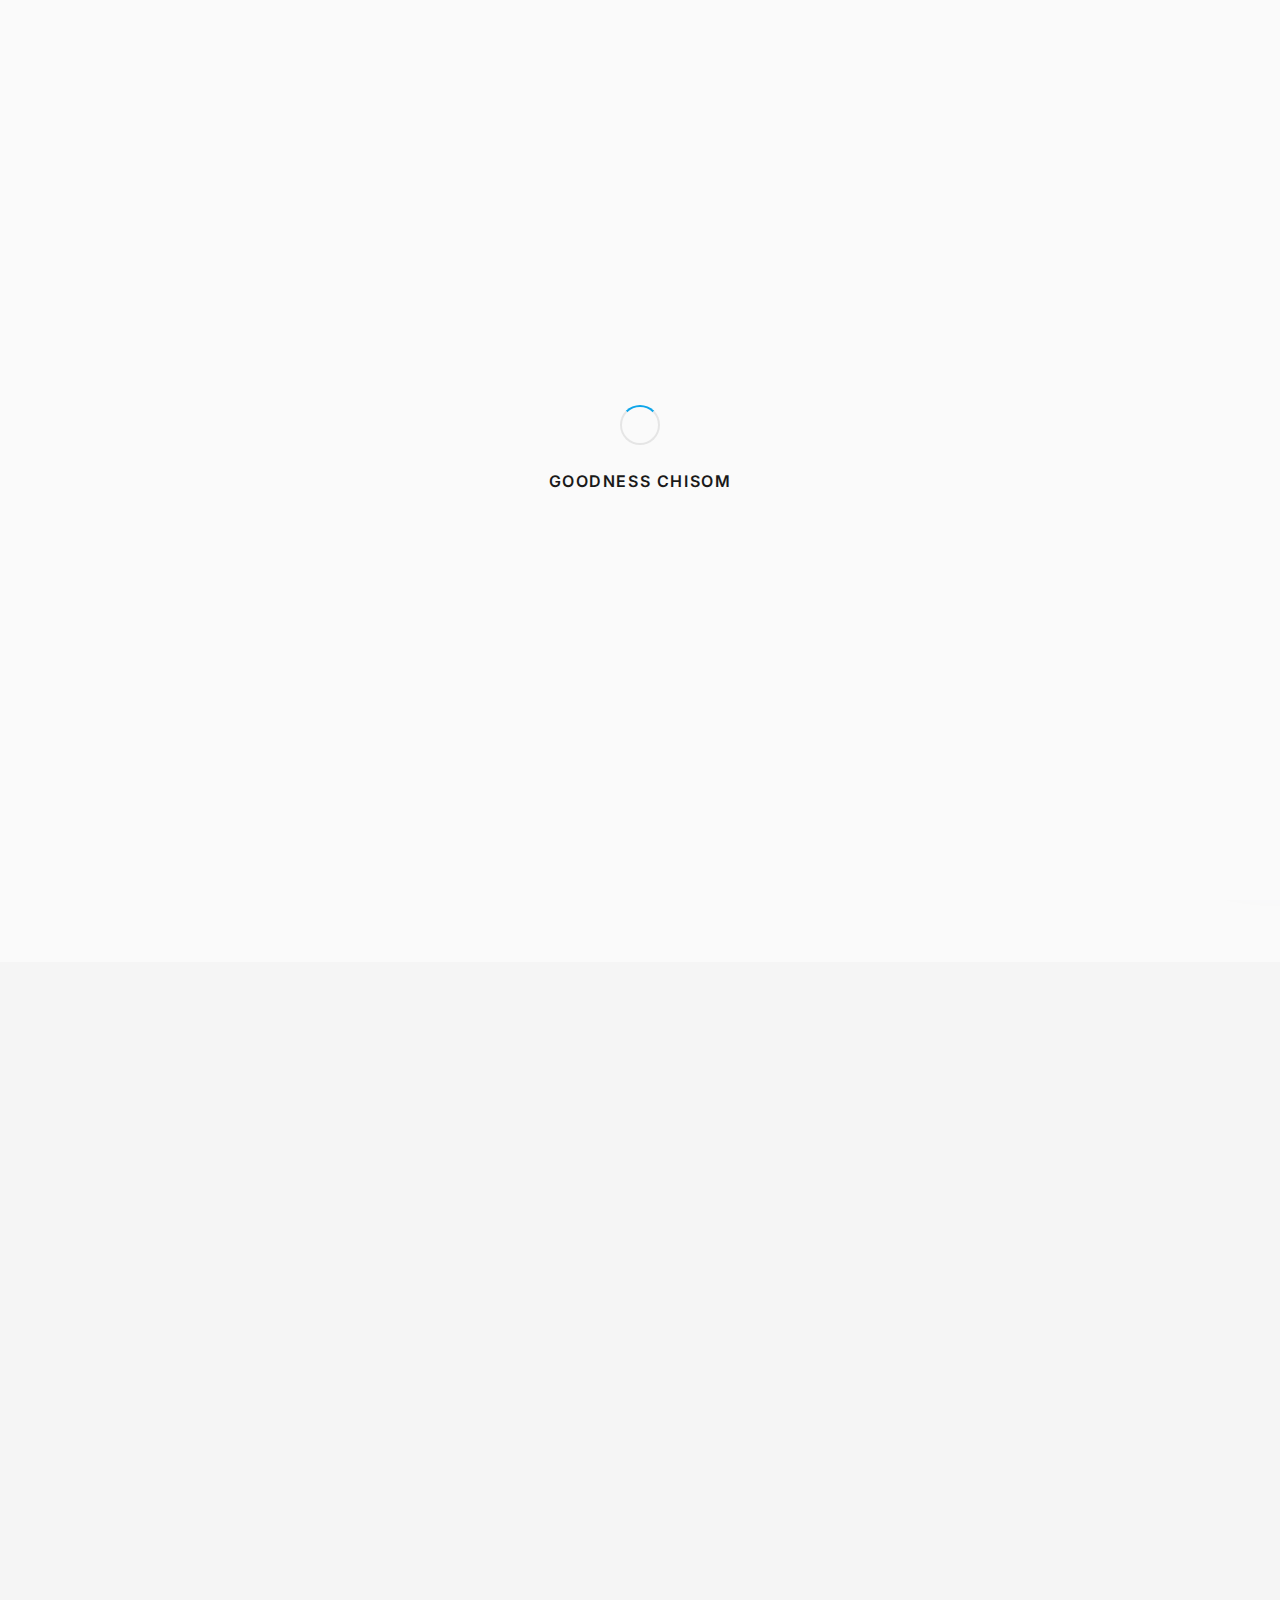
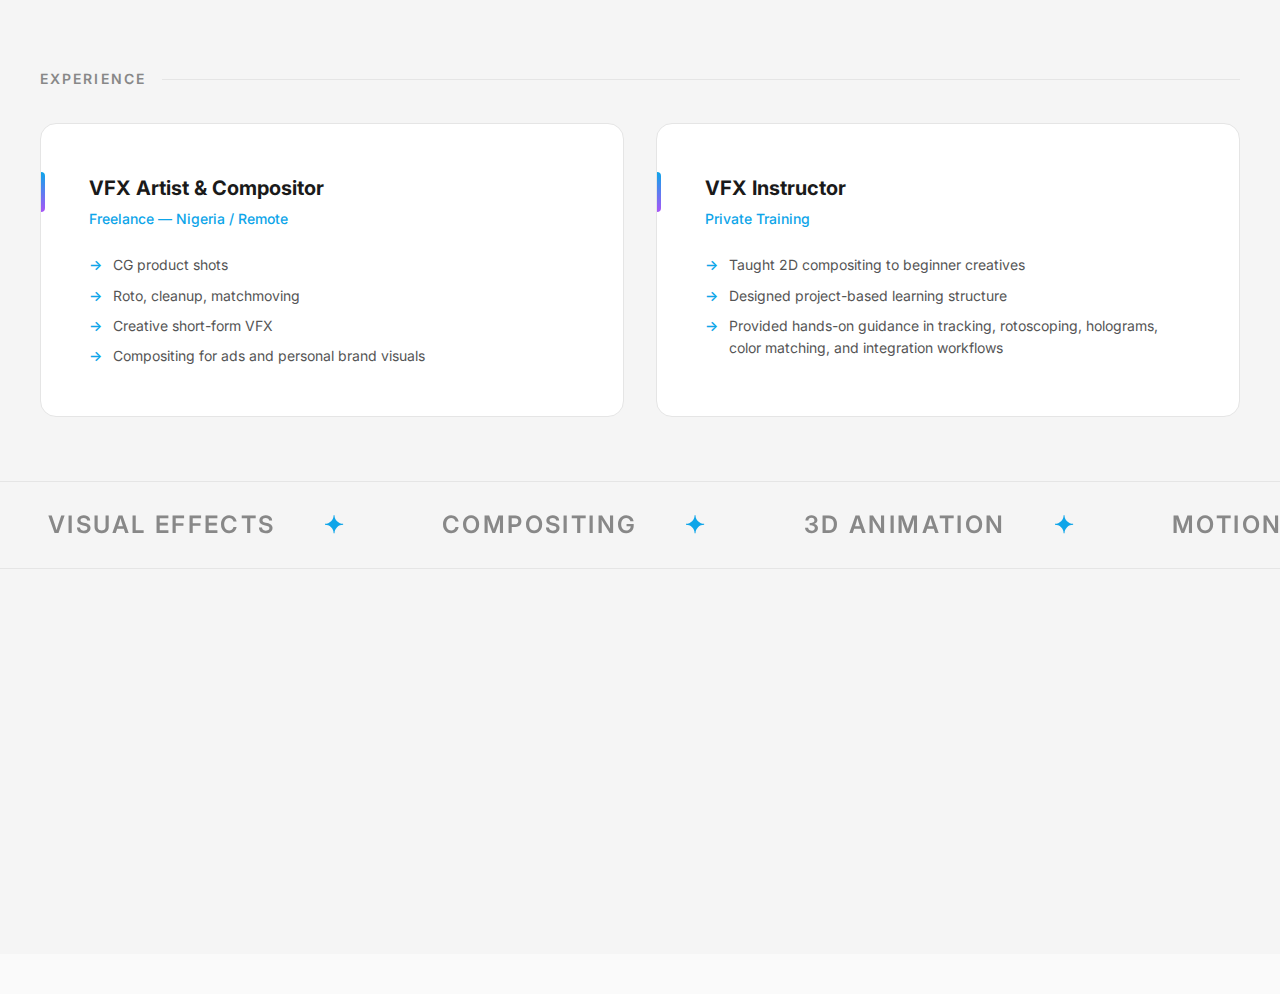
<file: index.html>
<!DOCTYPE html>
<html lang="en">
<head>
  <meta charset="UTF-8">
  <meta name="viewport" content="width=device-width, initial-scale=1.0, maximum-scale=5.0, viewport-fit=cover">
  <meta name="description" content="Goodness Chisom — VFX Artist & Compositor specializing in 3D Product Animation, VFX Compositing, and Motion Graphics. Portfolio showcasing professional work for global brands.">
  <meta name="keywords" content="VFX artist, compositor, 3D animation, product animation, motion graphics, visual effects, Lagos Nigeria">
  <meta name="author" content="Goodness Chisom">
  <meta name="theme-color" content="#0a0a0a">
  <link rel="canonical" href="https://goodnesschisom.vercel.app/">
  
  <!-- Open Graph / Social Media -->
  <meta property="og:type" content="website">
  <meta property="og:url" content="https://goodnesschisom.vercel.app/">
  <meta property="og:title" content="Goodness Chisom — VFX Artist & Compositor">
  <meta property="og:description" content="3D Product Animation • VFX & Compositing • Motion Graphics. Professional portfolio with client work in CG Integration and visual effects.">
  <meta property="og:image" content="thumbnail/zaron.png">
  
  <!-- Twitter Card -->
  <meta name="twitter:card" content="summary_large_image">
  <meta name="twitter:url" content="https://goodnesschisom.vercel.app/">
  <meta name="twitter:title" content="Goodness Chisom — VFX Artist & Compositor">
  <meta name="twitter:description" content="3D Product Animation • VFX & Compositing • Motion Graphics">
  <meta name="twitter:image" content="thumbnail/zaron.png">
  
  <!-- JSON-LD Structured Data -->
  <script type="application/ld+json">
  {
    "@context": "https://schema.org/",
    "@type": "Person",
    "name": "Goodness Chisom",
    "url": "https://goodnesschisom.vercel.app",
    "image": "goodness.jpg",
    "jobTitle": "VFX Artist & Compositor",
    "email": "thegoodnesschisom@gmail.com",
    "telephone": "+234",
    "sameAs": [
      "https://linkedin.com/in/goodnesschisom",
      "https://instagram.com/goodnessvfx",
      "https://youtube.com/@thegoodnesschisom"
    ],
    "worksFor": {
      "@type": "Organization",
      "name": "Freelance"
    },
    "address": {
      "@type": "PostalAddress",
      "addressLocality": "Lagos",
      "addressCountry": "Nigeria"
    }
  }
  </script>
  
  <title>Goodness Chisom — VFX Artist & Compositor | 3D Animation & Motion Graphics</title>
  
  <link rel="preconnect" href="https://fonts.googleapis.com">
  <link rel="preconnect" href="https://fonts.gstatic.com" crossorigin>
  <link href="https://fonts.googleapis.com/css2?family=Inter:wght@400;500;600;700&family=JetBrains+Mono:wght@400;500&display=swap" rel="stylesheet">
  
  <link rel="stylesheet" href="styles.css?v=3.0">
  <link rel="icon" href="data:image/svg+xml,<svg xmlns='http://www.w3.org/2000/svg' viewBox='0 0 100 100'><text y='.9em' font-size='90'>🎬</text></svg>">
</head>
<body>
  
  <!-- Page Loader -->
  <div class="page-loader" id="pageLoader">
    <div class="loader-content">
      <div class="loader-ring"></div>
      <span class="loader-text">Goodness Chisom</span>
    </div>
  </div>
  
  <!-- Custom Cursor -->
  <div class="cursor" id="cursor"></div>
  <div class="cursor-follower" id="cursorFollower"></div>
  
  <!-- Grain Overlay -->
  <div class="grain-overlay"></div>
  
  <header class="header" id="header"></header>
  
  <main>
    <section class="hero" id="hero"></section>
    <section class="services" id="services"></section>
  </main>
  
  <div class="modal" id="modal" role="dialog" aria-modal="true" aria-hidden="true"></div>
  
  <footer class="footer" id="footer"></footer>
  
  <script src="script.js"></script>
  <script>
    document.addEventListener("DOMContentLoaded", () => {
      renderHeader();
      renderHero();
      renderServices();
      renderFooter();
      setupEventListeners();
      setupLazyLoading();
      setupKeyboardNav();
      initCustomCursor();
      initScrollAnimations();
      initPageLoader();
    });
  </script>
</body>
</html>
</file>
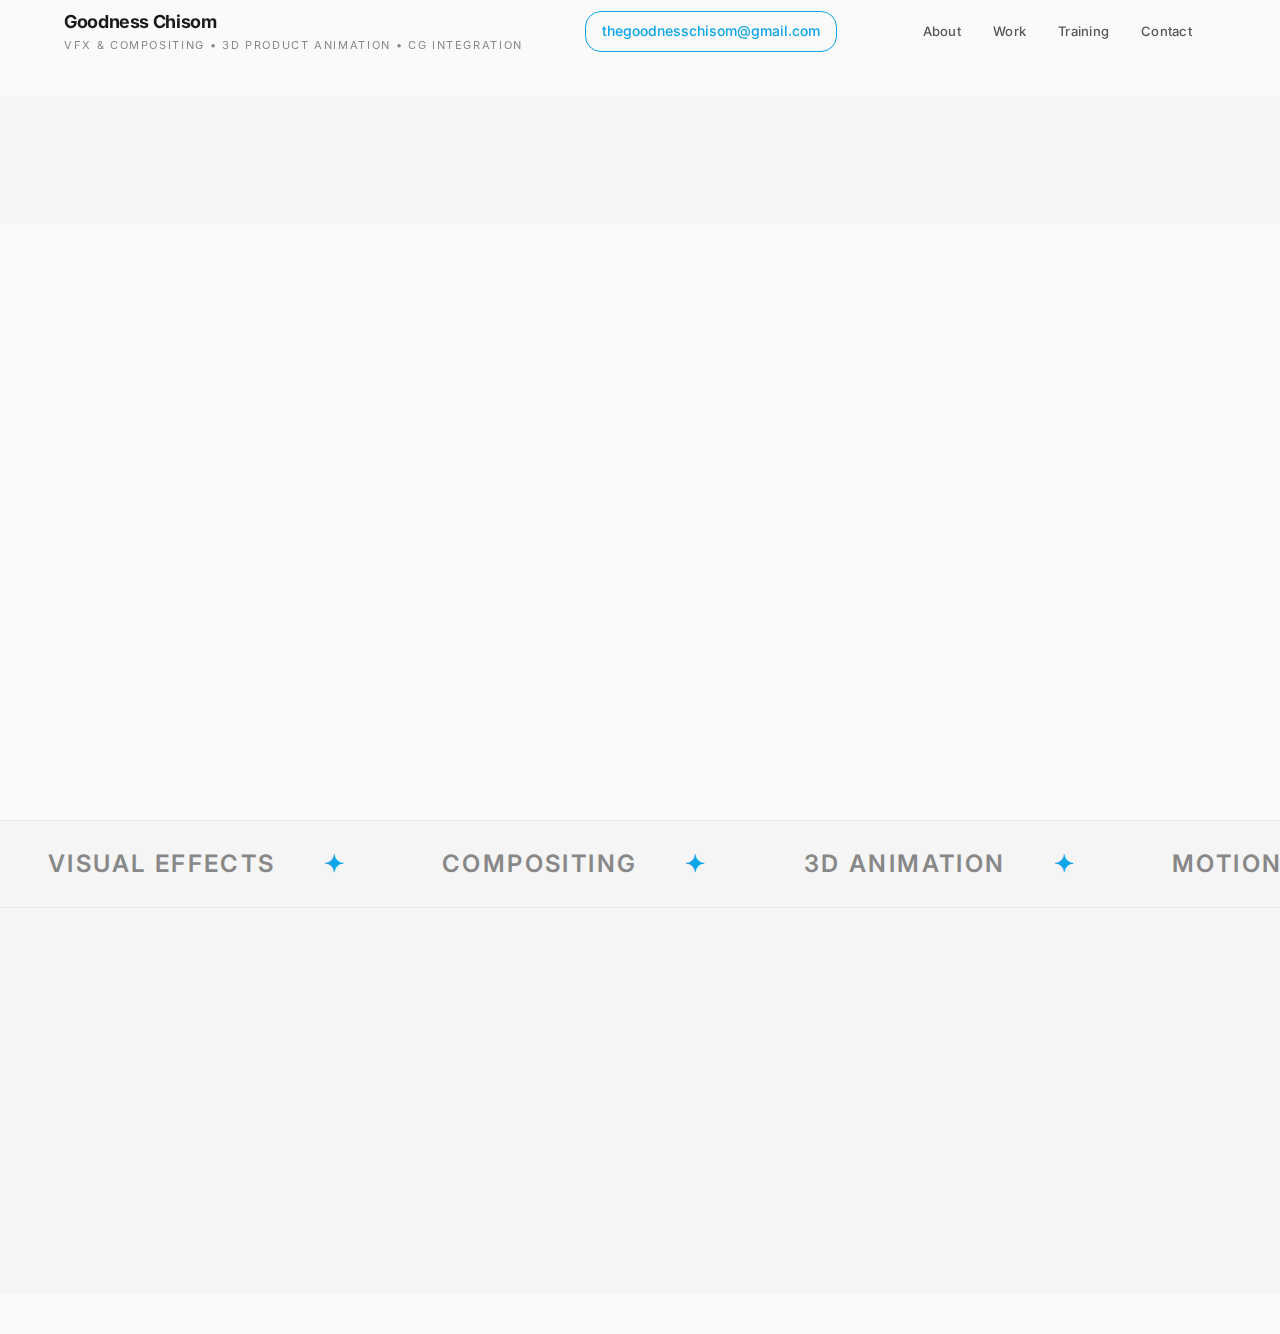
<file: breakdowns.html>
<!DOCTYPE html>
<html lang="en">
<head>
  <meta charset="UTF-8">
  <meta name="viewport" content="width=device-width, initial-scale=1.0">
  <meta name="description" content="Goodness Chisom — VFX Breakdowns. See the process: Plate → Roto/Key → CG → Comp → Final.">
  <meta name="theme-color" content="#0a0a0a">
  
  <title>Breakdowns — Goodness Chisom</title>
  
  <link rel="preconnect" href="https://fonts.googleapis.com">
  <link rel="preconnect" href="https://fonts.gstatic.com" crossorigin>
  <link href="https://fonts.googleapis.com/css2?family=Inter:wght@400;500;600;700&family=JetBrains+Mono:wght@400;500&display=swap" rel="stylesheet">
  
  <link rel="stylesheet" href="styles.css">
  <link rel="icon" href="data:image/svg+xml,<svg xmlns='http://www.w3.org/2000/svg' viewBox='0 0 100 100'><text y='.9em' font-size='90'>🎬</text></svg>">
</head>
<body>
  
  <header class="header" id="header"></header>
  
  <main class="page-content">
    <section class="breakdowns" id="breakdowns"></section>
  </main>
  
  <div class="modal" id="modal" role="dialog" aria-modal="true" aria-hidden="true"></div>
  
  <footer class="footer" id="footer"></footer>
  
  <script src="script.js"></script>
  <script>
    document.addEventListener("DOMContentLoaded", () => {
      renderHeader();
      renderBreakdowns();
      renderFooter();
      setupEventListeners();
      setupLazyLoading();
      setupKeyboardNav();
    });
  </script>
</body>
</html>
</file>
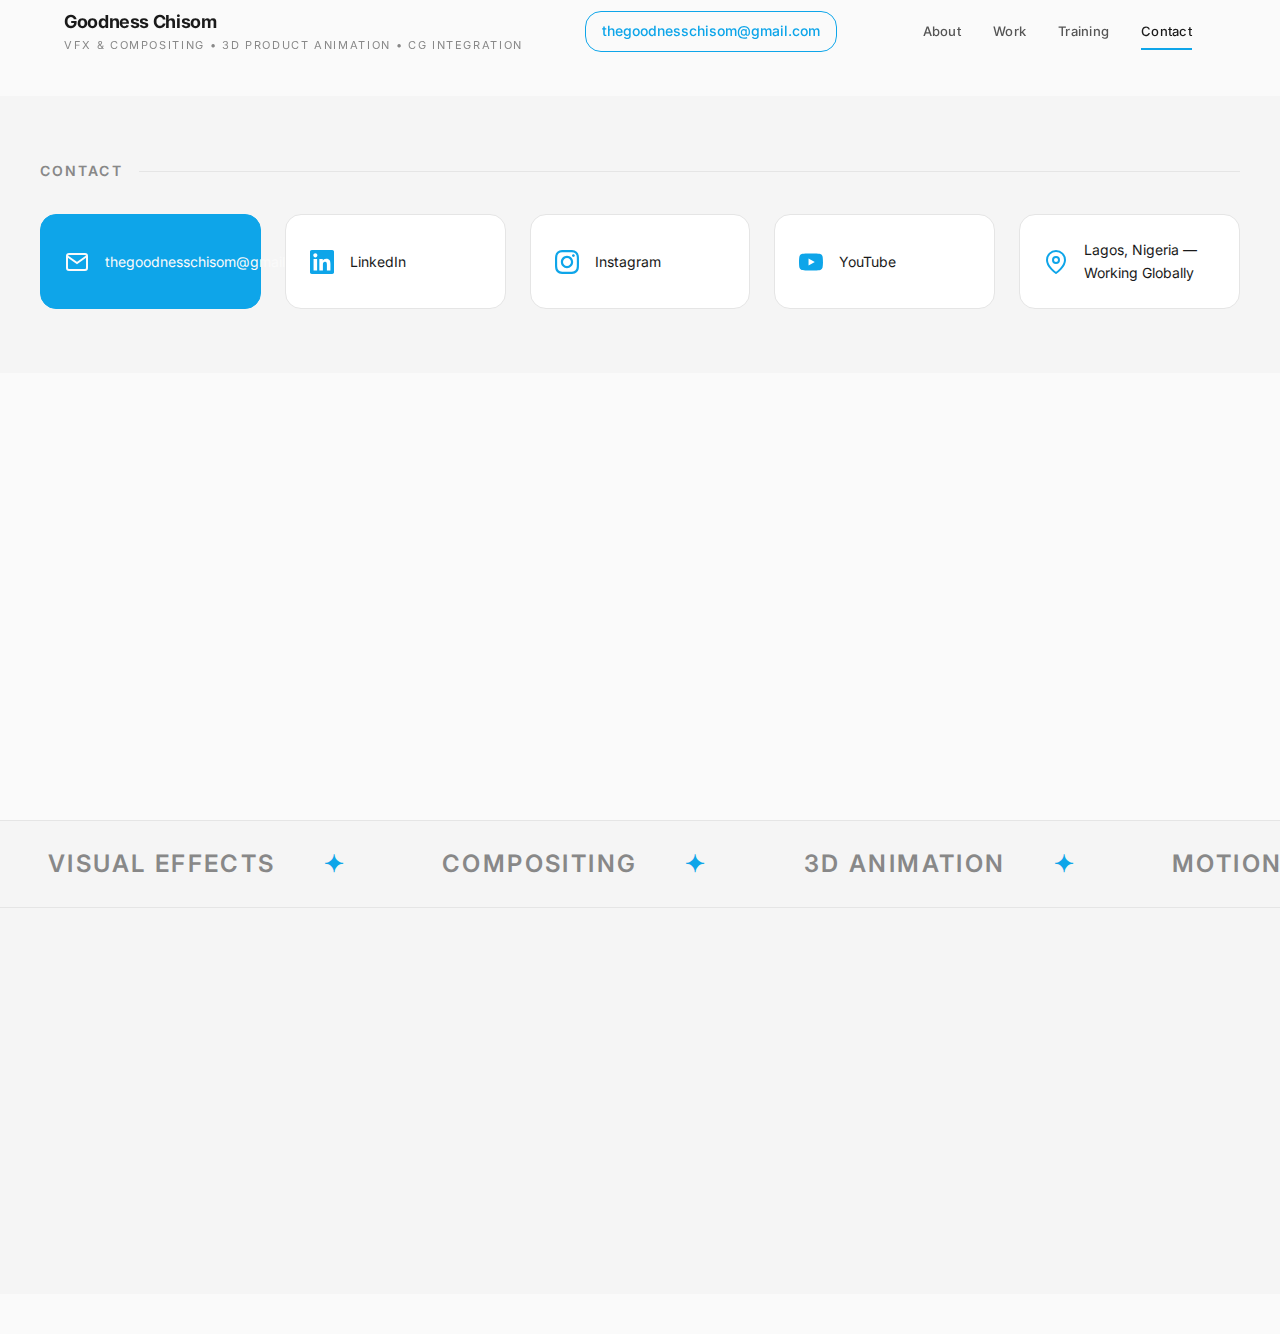
<file: contact.html>
<!DOCTYPE html>
<html lang="en">
<head>
  <meta charset="UTF-8">
  <meta name="viewport" content="width=device-width, initial-scale=1.0, maximum-scale=5.0, viewport-fit=cover">
  <meta name="description" content="Contact Goodness Chisom — VFX Artist & Compositor. Based in Lagos, Nigeria. Available for freelance and remote work projects.">
  <meta name="keywords" content="contact VFX artist, hire compositor, freelance VFX, VFX services, motion graphics hire">
  <meta name="author" content="Goodness Chisom">
  <meta name="theme-color" content="#0a0a0a">
  <link rel="canonical" href="https://goodnesschisom.vercel.app/contact.html">
  
  <!-- Open Graph / Social Media -->
  <meta property="og:type" content="website">
  <meta property="og:url" content="https://goodnesschisom.vercel.app/contact.html">
  <meta property="og:title" content="Contact — Goodness Chisom">
  <meta property="og:description" content="Get in touch with Goodness Chisom, VFX Artist & Compositor. Available for freelance and remote projects.">
  <meta property="og:image" content="goodness.jpg">
  
  <!-- Twitter Card -->
  <meta name="twitter:card" content="summary">
  <meta name="twitter:url" content="https://goodnesschisom.vercel.app/contact.html">
  <meta name="twitter:title" content="Contact — Goodness Chisom">
  <meta name="twitter:description" content="Reach out to discuss your VFX and motion graphics project">
  <meta name="twitter:image" content="goodness.jpg">
  
  <!-- JSON-LD Contact Schema -->
  <script type="application/ld+json">
  {
    "@context": "https://schema.org/",
    "@type": "LocalBusiness",
    "name": "Goodness Chisom VFX",
    "description": "Professional VFX Artist & Compositor",
    "email": "thegoodnesschisom@gmail.com",
    "areaServed": "Worldwide",
    "address": {
      "@type": "PostalAddress",
      "addressLocality": "Lagos",
      "addressCountry": "Nigeria"
    }
  }
  </script>
  
  <title>Contact VFX Artist — Goodness Chisom | Hire for 3D Animation, Compositing, Motion Graphics</title>
  
  <link rel="preconnect" href="https://fonts.googleapis.com">
  <link rel="preconnect" href="https://fonts.gstatic.com" crossorigin>
  <link href="https://fonts.googleapis.com/css2?family=Inter:wght@400;500;600;700&family=JetBrains+Mono:wght@400;500&display=swap" rel="stylesheet">
  
  <link rel="stylesheet" href="styles.css?v=3.0">
  <link rel="icon" href="data:image/svg+xml,<svg xmlns='http://www.w3.org/2000/svg' viewBox='0 0 100 100'><text y='.9em' font-size='90'>🎬</text></svg>">
</head>
<body>
  
  <header class="header" id="header"></header>
  
  <main class="page-content">
    <section class="contact" id="contact"></section>
  </main>
  
  <footer class="footer" id="footer"></footer>
  
  <script src="script.js"></script>
  <script>
    document.addEventListener("DOMContentLoaded", () => {
      renderHeader();
      renderContact();
      renderFooter();
      setupEventListeners();
      setupKeyboardNav();
      initScrollAnimations();
    });
  </script>
</body>
</html>
</file>
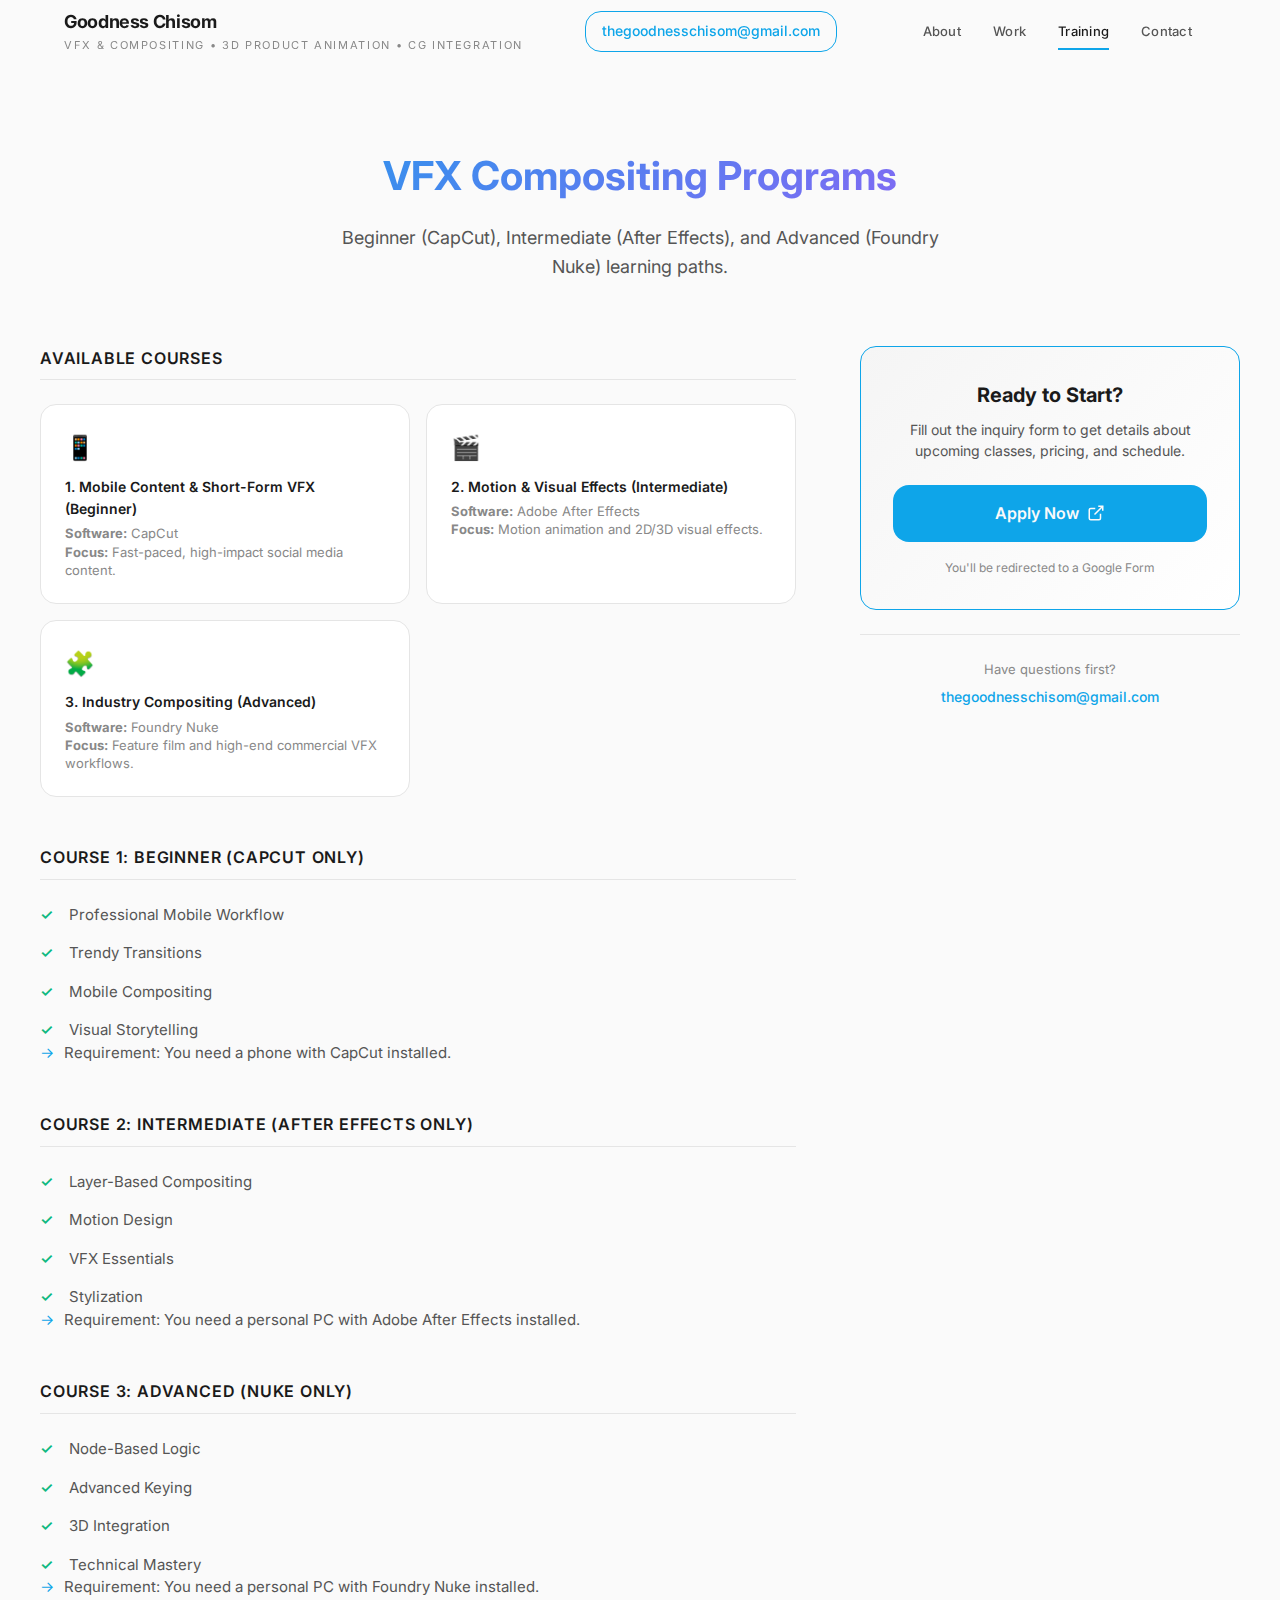
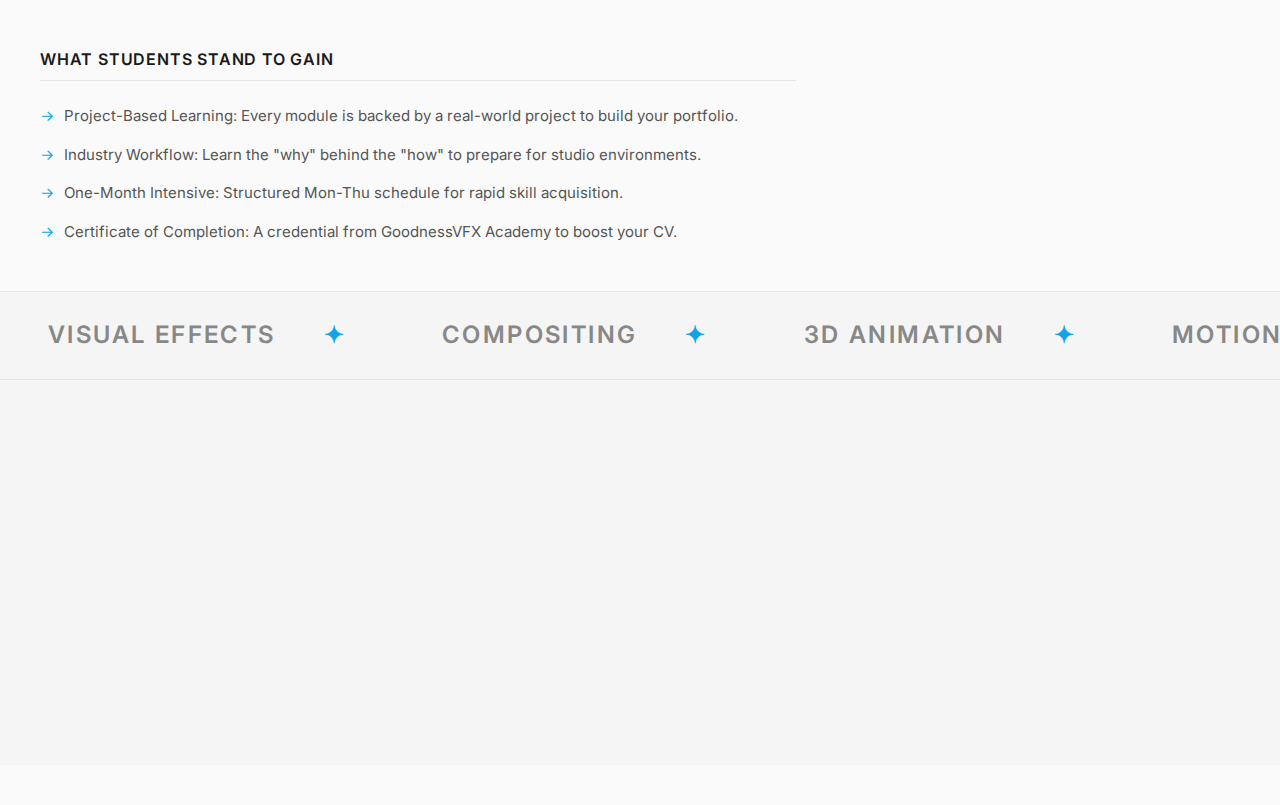
<file: training.html>
<!DOCTYPE html>
<html lang="en">
<head>
  <meta charset="UTF-8">
  <meta name="viewport" content="width=device-width, initial-scale=1.0, maximum-scale=5.0, viewport-fit=cover">
  <meta name="description" content="Learn VFX Compositing from Professional Educator Goodness Chisom. Three beginner-friendly courses: CapCut (mobile video editing), After Effects (motion design), Nuke (professional compositing). Project-based learning with hands-on training.">
  <meta name="keywords" content="VFX training, compositing course, After Effects tutorial, Nuke training, CapCut tutorial, online VFX classes, video editing course, motion graphics training, VFX education, learn visual effects">
  <meta name="author" content="Goodness Chisom">
  <meta name="robots" content="index, follow, max-snippet:-1, max-image-preview:large, max-video-preview:-1">
  <meta name="theme-color" content="#0a0a0a">
  <link rel="canonical" href="https://goodnesschisom.vercel.app/training.html">
  
  <!-- Open Graph / Social Media -->
  <meta property="og:type" content="website">
  <meta property="og:url" content="https://goodnesschisom.vercel.app/training.html">
  <meta property="og:title" content="VFX Compositing Training — Goodness Chisom | Learn Online">
  <meta property="og:description" content="Comprehensive VFX training: CapCut, After Effects, Nuke. Beginner-friendly courses with project-based learning. Taught by professional VFX artist.">
  <meta property="og:image" content="https://goodnesschisom.vercel.app/thumbnail/cloth%20simulation.png">
  
  <!-- Twitter Card -->
  <meta name="twitter:card" content="summary_large_image">
  <meta name="twitter:url" content="https://goodnesschisom.vercel.app/training.html">
  <meta name="twitter:title" content="VFX Training — Goodness Chisom">
  <meta name="twitter:description" content="Learn compositing and motion graphics. Three courses: CapCut, After Effects, Nuke.">
  <meta name="twitter:image" content="https://goodnesschisom.vercel.app/thumbnail/cloth%20simulation.png">
  
  <!-- JSON-LD Course + FAQ Schema -->
  <script type="application/ld+json">
  {
    "@context": "https://schema.org/",
    "@graph": [
      {
        "@type": "Course",
        "name": "VFX Compositing Programs",
        "description": "Three comprehensive VFX training courses: Beginner (CapCut), Intermediate (After Effects), Advanced (Nuke)",
        "provider": {
          "@type": "Person",
          "name": "Goodness Chisom",
          "url": "https://goodnesschisom.vercel.app"
        },
        "aggregateRating": {
          "@type": "AggregateRating",
          "ratingValue": "5",
          "ratingCount": "1"
        },
        "hasCourseInstance": [
          {
            "@type": "CourseInstance",
            "name": "Beginner: CapCut Mobile Video Editing",
            "inLanguage": "en"
          },
          {
            "@type": "CourseInstance",
            "name": "Intermediate: After Effects Motion Design",
            "inLanguage": "en"
          },
          {
            "@type": "CourseInstance",
            "name": "Advanced: Nuke Professional Compositing",
            "inLanguage": "en"
          }
        ]
      },
      {
        "@type": "FAQPage",
        "mainEntity": [
          {
            "@type": "Question",
            "name": "What VFX courses do you offer?",
            "acceptedAnswer": {
              "@type": "Answer",
              "text": "Three beginner-friendly courses: CapCut (mobile video editing), After Effects (motion design), and Nuke (professional compositing)."
            }
          },
          {
            "@type": "Question",
            "name": "Are these courses beginner-friendly?",
            "acceptedAnswer": {
              "@type": "Answer",
              "text": "Yes! All courses are designed for beginners with no prior experience needed. Each course builds foundational skills."
            }
          },
          {
            "@type": "Question",
            "name": "What will I learn in these VFX courses?",
            "acceptedAnswer": {
              "@type": "Answer",
              "text": "Learn practical VFX skills including video editing, motion graphics, animation, compositing, keying, tracking, and visual effects integration."
            }
          }
        ]
      },
      {
        "@type": "BreadcrumbList",
        "itemListElement": [
          {
            "@type": "ListItem",
            "position": 1,
            "name": "Home",
            "item": "https://goodnesschisom.vercel.app/"
          },
          {
            "@type": "ListItem",
            "position": 2,
            "name": "Training",
            "item": "https://goodnesschisom.vercel.app/training.html"
          }
        ]
      }
    ]
  }
  </script>
  
  <title>VFX Compositing Training — Goodness Chisom | Learn CapCut, After Effects, Nuke | Online Courses</title>
  
  <link rel="preconnect" href="https://fonts.googleapis.com">
  <link rel="preconnect" href="https://fonts.gstatic.com" crossorigin>
  <link href="https://fonts.googleapis.com/css2?family=Inter:wght@400;500;600;700&family=JetBrains+Mono:wght@400;500&display=swap" rel="stylesheet">
  
  <link rel="stylesheet" href="styles.css?v=3.0">
  <link rel="icon" href="data:image/svg+xml,<svg xmlns='http://www.w3.org/2000/svg' viewBox='0 0 100 100'><text y='.9em' font-size='90'>🎬</text></svg>">
</head>
<body>
  
  <header class="header" id="header"></header>
  
  <main class="page-content">
    <section class="training" id="training">
      <div class="training-inner">
        
        <div class="training-hero">
          <h1 class="training-title">VFX Compositing Programs</h1>
          <p class="training-subtitle">Beginner (CapCut), Intermediate (After Effects), and Advanced (Foundry Nuke) learning paths.</p>
        </div>
        
        <div class="training-content">
          
          <div class="training-info">
            <div class="training-section">
              <h2 class="training-section-title">Available Courses</h2>
              <div class="training-features">
                <div class="feature-card">
                  <div class="feature-icon">📱</div>
                  <h3>1. Mobile Content &amp; Short-Form VFX (Beginner)</h3>
                  <p><strong>Software:</strong> CapCut<br><strong>Focus:</strong> Fast-paced, high-impact social media content.</p>
                </div>
                <div class="feature-card">
                  <div class="feature-icon">🎬</div>
                  <h3>2. Motion &amp; Visual Effects (Intermediate)</h3>
                  <p><strong>Software:</strong> Adobe After Effects<br><strong>Focus:</strong> Motion animation and 2D/3D visual effects.</p>
                </div>
                <div class="feature-card">
                  <div class="feature-icon">🧩</div>
                  <h3>3. Industry Compositing (Advanced)</h3>
                  <p><strong>Software:</strong> Foundry Nuke<br><strong>Focus:</strong> Feature film and high-end commercial VFX workflows.</p>
                </div>
              </div>
            </div>

            <div class="training-section">
              <h2 class="training-section-title">Course 1: Beginner (CapCut Only)</h2>
              <ul class="training-list">
                <li><span class="list-icon">✓</span><span>Professional Mobile Workflow</span></li>
                <li><span class="list-icon">✓</span><span>Trendy Transitions</span></li>
                <li><span class="list-icon">✓</span><span>Mobile Compositing</span></li>
                <li><span class="list-icon">✓</span><span>Visual Storytelling</span></li>
              </ul>
              <ul class="training-list simple">
                <li>Requirement: You need a phone with CapCut installed.</li>
              </ul>
            </div>

            <div class="training-section">
              <h2 class="training-section-title">Course 2: Intermediate (After Effects Only)</h2>
              <ul class="training-list">
                <li><span class="list-icon">✓</span><span>Layer-Based Compositing</span></li>
                <li><span class="list-icon">✓</span><span>Motion Design</span></li>
                <li><span class="list-icon">✓</span><span>VFX Essentials</span></li>
                <li><span class="list-icon">✓</span><span>Stylization</span></li>
              </ul>
              <ul class="training-list simple">
                <li>Requirement: You need a personal PC with Adobe After Effects installed.</li>
              </ul>
            </div>

            <div class="training-section">
              <h2 class="training-section-title">Course 3: Advanced (Nuke Only)</h2>
              <ul class="training-list">
                <li><span class="list-icon">✓</span><span>Node-Based Logic</span></li>
                <li><span class="list-icon">✓</span><span>Advanced Keying</span></li>
                <li><span class="list-icon">✓</span><span>3D Integration</span></li>
                <li><span class="list-icon">✓</span><span>Technical Mastery</span></li>
              </ul>
              <ul class="training-list simple">
                <li>Requirement: You need a personal PC with Foundry Nuke installed.</li>
              </ul>
            </div>

            <div class="training-section">
              <h2 class="training-section-title">What Students Stand to Gain</h2>
              <ul class="training-list simple">
                <li>Project-Based Learning: Every module is backed by a real-world project to build your portfolio.</li>
                <li>Industry Workflow: Learn the "why" behind the "how" to prepare for studio environments.</li>
                <li>One-Month Intensive: Structured Mon-Thu schedule for rapid skill acquisition.</li>
                <li>Certificate of Completion: A credential from GoodnessVFX Academy to boost your CV.</li>
              </ul>
            </div>
          </div>
          
          <div class="training-cta">
            <div class="cta-card">
              <h2 class="cta-title">Ready to Start?</h2>
              <p class="cta-desc">Fill out the inquiry form to get details about upcoming classes, pricing, and schedule.</p>
              <a href="https://forms.gle/uvhchnBbfGB9eTcg6" target="_blank" rel="noopener noreferrer" class="cta-button">
                <span>Apply Now</span>
                <svg viewBox="0 0 24 24" fill="none" stroke="currentColor" stroke-width="2">
                  <path d="M18 13v6a2 2 0 0 1-2 2H5a2 2 0 0 1-2-2V8a2 2 0 0 1 2-2h6"/>
                  <polyline points="15 3 21 3 21 9"/>
                  <line x1="10" y1="14" x2="21" y2="3"/>
                </svg>
              </a>
              <p class="cta-note">You'll be redirected to a Google Form</p>
            </div>
            
            <div class="training-contact">
              <p>Have questions first?</p>
              <a href="mailto:thegoodnesschisom@gmail.com">thegoodnesschisom@gmail.com</a>
            </div>
          </div>
          
        </div>
      </div>
    </section>
  </main>
  
  <footer class="footer" id="footer"></footer>
  
  <script src="script.js"></script>
  <script>
    document.addEventListener("DOMContentLoaded", () => {
      renderHeader();
      renderFooter();
      setupKeyboardNav();
      initScrollAnimations();
    });
  </script>
</body>
</html>
</file>
<file: styles.css>
/**
 * VFX PORTFOLIO — STYLES
 * Dark cinematic theme, large media, zero fluff
 */

/* ============================================
   CSS VARIABLES
   ============================================ */
:root {
  /* Colors */
  --bg-dark: #fafafa;
  --bg-card: #ffffff;
  --bg-elevated: #f5f5f5;
  --bg-hover: #f0f0f0;
  --text-primary: #1a1a1a;
  --text-secondary: #555555;
  --text-muted: #888888;
  --accent: #0ea5e9;
  --accent-hover: #0284c7;
  --accent-soft: rgba(14, 165, 233, 0.1);
  --success: #10b981;
  --warning: #f59e0b;
  --danger: #ef4444;
  --border: #e5e5e5;
  
  /* Typography */
  --font-sans: 'Inter', -apple-system, BlinkMacSystemFont, 'Segoe UI', sans-serif;
  --font-mono: 'JetBrains Mono', 'Fira Code', monospace;
  
  /* Spacing - compact for less scrolling */
  --space-xs: 0.25rem;
  --space-sm: 0.5rem;
  --space-md: 1rem;
  --space-lg: 1.5rem;
  --space-xl: 2rem;
  --space-2xl: 3rem;
  --space-3xl: 4rem;
  
  /* Layout */
  --header-height: 64px;
  --max-width: 1200px;
  --border-radius: 16px;
  --border-radius-sm: 12px;
  
  /* Transitions - smooth and calm */
  --transition-fast: 200ms cubic-bezier(0.4, 0, 0.2, 1);
  --transition-normal: 350ms cubic-bezier(0.4, 0, 0.2, 1);
  --transition-slow: 500ms cubic-bezier(0.4, 0, 0.2, 1);
}

/* ============================================
   RESET & BASE
   ============================================ */
*, *::before, *::after {
  box-sizing: border-box;
  margin: 0;
  padding: 0;
}

html {
  scroll-behavior: smooth;
  -webkit-font-smoothing: antialiased;
  -moz-osx-font-smoothing: grayscale;
  overflow-x: hidden;
  width: 100%;
  max-width: 100%;
}

body {
  font-family: var(--font-sans);
  font-size: 16px;
  line-height: 1.6;
  color: var(--text-primary);
  background-color: var(--bg-dark);
  overflow-x: hidden;
  min-height: 100vh;
  min-height: 100dvh;
  width: 100%;
  max-width: 100%;
  position: relative;
}

/* Ensure all containers don't overflow */
.hero,
.services,
.work,
.training,
.contact,
main,
section {
  overflow-x: hidden;
  max-width: 100%;
}

img, video {
  max-width: 100%;
  height: auto;
  display: block;
}

/* Prevent text overflow */
h1, h2, h3, h4, h5, h6, p, a, span, li {
  word-wrap: break-word;
  overflow-wrap: break-word;
}

a {
  color: var(--accent);
  text-decoration: none;
  transition: color var(--transition-fast);
}

a:hover {
  color: var(--accent-hover);
}

button {
  font-family: inherit;
  cursor: pointer;
  border: none;
  background: none;
}

ul, ol {
  list-style: none;
}

/* Focus states for accessibility */
:focus-visible {
  outline: 2px solid var(--accent);
  outline-offset: 2px;
}

/* ============================================
   MOBILE MENU OPEN STATE
   ============================================ */
body.menu-open {
  overflow: hidden;
}

/* ============================================
   HEADER
   ============================================ */
.header {
  position: sticky;
  top: 0;
  z-index: 1000;
  background: rgba(250, 250, 250, 0.8);
  backdrop-filter: blur(24px);
  -webkit-backdrop-filter: blur(24px);
  border-bottom: 1px solid transparent;
  height: var(--header-height);
  transition: all var(--transition-normal);
}

.header.scrolled {
  background: rgba(255, 255, 255, 0.95);
  border-bottom-color: var(--border);
  box-shadow: 0 1px 0 rgba(0, 0, 0, 0.03);
}

.header-inner {
  max-width: var(--max-width);
  margin: 0 auto;
  padding: 0 var(--space-lg);
  height: 100%;
  display: flex;
  align-items: center;
  justify-content: space-between;
  gap: var(--space-lg);
}

.header-brand {
  flex-shrink: 0;
}

.header-name {
  font-size: 1.125rem;
  font-weight: 700;
  letter-spacing: -0.02em;
  color: var(--text-primary);
  transition: color var(--transition-fast);
}

.header-brand:hover .header-name {
  color: var(--accent);
}

.header-tagline {
  font-size: 0.6875rem;
  color: var(--text-muted);
  text-transform: uppercase;
  letter-spacing: 0.15em;
}

.header-nav {
  display: flex;
  gap: var(--space-xl);
}

/* Mobile Menu Toggle - Hidden on desktop */
.mobile-menu-toggle {
  display: none;
}

.nav-link {
  font-size: 0.8125rem;
  font-weight: 500;
  color: var(--text-secondary);
  padding: var(--space-sm) 0;
  position: relative;
  letter-spacing: 0.02em;
  transition: color var(--transition-fast);
}

.nav-link::after {
  content: "";
  position: absolute;
  bottom: 0;
  left: 0;
  width: 0;
  height: 2px;
  background: var(--accent);
  transition: width 0.4s cubic-bezier(0.16, 1, 0.3, 1);
}

.nav-link:hover {
  color: var(--text-primary);
}

.nav-link:hover::after,
.nav-link.active::after {
  width: 100%;
}

.nav-link.active {
  color: var(--text-primary);
}

/* Header brand link */
.header-brand {
  text-decoration: none;
  flex-shrink: 0;
}

.header-brand:hover {
  opacity: 0.9;
}

/* Page content wrapper */
.page-content {
  min-height: calc(100vh - var(--header-height) - 80px);
  padding-top: var(--space-xl);
}

.header-email {
  font-size: 0.875rem;
  font-weight: 500;
  color: var(--accent);
  padding: var(--space-sm) var(--space-md);
  border: 1px solid var(--accent);
  border-radius: var(--border-radius);
  transition: all var(--transition-fast);
}

.header-email:hover {
  background: var(--accent);
  color: var(--bg-dark);
}

/* ============================================
   HERO / ABOUT SECTION
   ============================================ */
.hero {
  padding: var(--space-2xl) var(--space-lg);
  overflow-x: hidden;
}

.about-inner {
  max-width: 1200px;
  margin: 0 auto;
  width: 100%;
  overflow-x: hidden;
}

/* About Grid - Image Left, Text Right */
.about-grid {
  display: grid;
  grid-template-columns: 400px 1fr;
  gap: var(--space-3xl);
  align-items: center;
}

.about-image {
  position: relative;
}

.about-image img {
  width: 100%;
  height: auto;
  border-radius: 12px;
  object-fit: cover;
  aspect-ratio: 3 / 4;
  box-shadow: 0 25px 80px rgba(0, 212, 255, 0.08), 0 10px 30px rgba(0, 0, 0, 0.1);
  border: 1px solid var(--border);
  transition: transform var(--transition-normal), box-shadow var(--transition-normal);
}

.about-image img:hover {
  transform: scale(1.02);
  box-shadow: 0 30px 100px rgba(0, 212, 255, 0.12), 0 15px 40px rgba(0, 0, 0, 0.15);
}

.about-content {
  display: flex;
  flex-direction: column;
}

@media (max-width: 900px) {
  .about-grid {
    grid-template-columns: 1fr;
    text-align: center;
  }
  
  .about-image {
    max-width: 320px;
    margin: 0 auto;
  }
  
  .about-location {
    justify-content: center;
  }
  
  .about-headline .name-highlight {
    display: inline;
  }
}

/* Training Banner */
.training-banner {
  display: flex;
  align-items: center;
  justify-content: center;
  gap: var(--space-md);
  padding: var(--space-md) var(--space-lg);
  background: linear-gradient(135deg, rgba(0, 212, 255, 0.15), rgba(168, 85, 247, 0.15));
  border: 1px solid var(--accent);
  border-radius: var(--border-radius);
  color: var(--text-primary);
  text-decoration: none;
  transition: all var(--transition-fast);
  margin-bottom: var(--space-2xl);
}

.training-banner:hover {
  background: linear-gradient(135deg, rgba(0, 212, 255, 0.25), rgba(168, 85, 247, 0.25));
  transform: translateY(-2px);
  color: var(--text-primary);
}

.training-banner-icon {
  font-size: 1.25rem;
}

.training-banner-text {
  font-size: 0.9375rem;
}

.training-banner-text strong {
  color: var(--accent);
}

.training-banner-cta {
  font-size: 0.875rem;
  font-weight: 600;
  color: var(--accent);
  padding: var(--space-xs) var(--space-md);
  background: rgba(0, 212, 255, 0.2);
  border-radius: 100px;
}

/* About Hero */
.about-hero {
  text-align: left;
  margin-bottom: var(--space-xl);
}

@media (max-width: 900px) {
  .about-hero {
    text-align: center;
  }
}

.about-headline {
  font-size: 2.75rem;
  font-weight: 400;
  color: var(--text-primary);
  line-height: 1.2;
  margin-bottom: var(--space-md);
  letter-spacing: -0.02em;
}

.about-headline .name-highlight {
  display: block;
  font-size: 3.5rem;
  font-weight: 700;
  background: linear-gradient(135deg, var(--accent), #a855f7);
  -webkit-background-clip: text;
  -webkit-text-fill-color: transparent;
  background-clip: text;
  margin-top: var(--space-xs);
}

.about-name {
  font-size: 3rem;
  font-weight: 700;
  margin-bottom: var(--space-sm);
  background: linear-gradient(135deg, var(--text-primary), var(--accent));
  -webkit-background-clip: text;
  -webkit-text-fill-color: transparent;
  background-clip: text;
}

.about-title {
  font-size: 1.125rem;
  color: var(--text-secondary);
  font-weight: 500;
  letter-spacing: 0.02em;
  text-transform: uppercase;
}

/* About Intro */
.about-intro {
  margin-bottom: var(--space-2xl);
}

.about-text {
  display: flex;
  flex-direction: column;
  gap: var(--space-md);
  margin-bottom: var(--space-lg);
}

.about-text p {
  font-size: 1.0625rem;
  line-height: 1.8;
  color: var(--text-secondary);
}

.about-text p:first-child {
  font-size: 1.125rem;
  color: var(--text-primary);
  font-weight: 500;
}

.about-text strong {
  color: var(--accent);
  font-weight: 600;
}

.about-location {
  display: inline-flex;
  align-items: center;
  gap: var(--space-sm);
  padding: var(--space-sm) var(--space-md);
  background: var(--bg-card);
  border: 1px solid var(--border);
  border-radius: 100px;
  font-size: 0.9375rem;
  color: var(--text-secondary);
}

.location-icon {
  font-size: 1rem;
}

/* About CTA Row */
.about-cta-row {
  display: flex;
  gap: var(--space-md);
  justify-content: flex-start;
  margin-bottom: var(--space-2xl);
}

@media (max-width: 900px) {
  .about-cta-row {
    justify-content: center;
  }
}

.btn-primary {
  display: inline-flex;
  align-items: center;
  justify-content: center;
  padding: var(--space-md) var(--space-2xl);
  font-size: 0.9375rem;
  font-weight: 600;
  color: #000;
  background: var(--accent);
  border-radius: 100px;
  transition: all var(--transition-fast);
  letter-spacing: 0.02em;
  box-shadow: 0 4px 20px rgba(0, 212, 255, 0.25);
}

.btn-primary:hover {
  background: var(--accent-hover);
  color: #000;
  transform: translateY(-3px);
  box-shadow: 0 8px 30px rgba(0, 212, 255, 0.35);
}

.btn-secondary {
  display: inline-flex;
  align-items: center;
  justify-content: center;
  padding: var(--space-md) var(--space-2xl);
  font-size: 0.9375rem;
  font-weight: 600;
  color: var(--text-primary);
  background: transparent;
  border: 1px solid var(--border);
  border-radius: 100px;
  transition: all var(--transition-fast);
  letter-spacing: 0.02em;
}

.btn-secondary:hover {
  border-color: var(--accent);
  color: var(--accent);
  transform: translateY(-3px);
}

@media (max-width: 768px) {
  .training-banner {
    flex-direction: column;
    text-align: center;
    gap: var(--space-sm);
  }
  
  .training-banner-text {
    font-size: 0.875rem;
  }
  
  .about-headline {
    font-size: 1.75rem;
  }
  
  .about-headline .name-highlight {
    font-size: 2.25rem;
  }
  
  .about-name {
    font-size: 2rem;
  }
  
  .about-title {
    font-size: 0.875rem;
  }
  
  .about-text p {
    font-size: 1rem;
  }
  
  .about-cta-row {
    flex-direction: column;
  }
}

/* ============================================
   SERVICES SECTION
   ============================================ */
.services {
  padding: var(--space-3xl) var(--space-lg);
  background: var(--bg-elevated);
  overflow-x: hidden;
}

.services-inner {
  max-width: var(--max-width);
  margin: 0 auto;
  margin-bottom: var(--space-3xl);
  width: 100%;
}

/* Experience Section */
.experience-inner {
  max-width: var(--max-width);
  margin: 0 auto;
  width: 100%;
}

.experience-grid {
  display: grid;
  grid-template-columns: repeat(auto-fit, minmax(320px, 1fr));
  gap: var(--space-xl);
}

.experience-card {
  padding: var(--space-2xl);
  background: var(--bg-card);
  border: 1px solid var(--border);
  border-radius: 16px;
  position: relative;
  transition: all 0.4s cubic-bezier(0.16, 1, 0.3, 1);
}

.experience-card::before {
  content: '';
  position: absolute;
  top: var(--space-2xl);
  left: 0;
  width: 4px;
  height: 40px;
  background: linear-gradient(180deg, var(--accent), #a855f7);
  border-radius: 0 4px 4px 0;
}

.experience-card:hover {
  box-shadow: 0 20px 40px rgba(0, 0, 0, 0.06);
  border-color: transparent;
}

.experience-role {
  font-size: 1.25rem;
  font-weight: 700;
  color: var(--text-primary);
  margin-bottom: var(--space-xs);
}

.experience-company {
  font-size: 0.875rem;
  color: var(--accent);
  margin-bottom: var(--space-lg);
  font-weight: 500;
}

.experience-list {
  display: flex;
  flex-direction: column;
  gap: var(--space-sm);
}

.experience-list li {
  font-size: 0.875rem;
  color: var(--text-secondary);
  padding-left: var(--space-lg);
  position: relative;
  line-height: 1.6;
}

.experience-list li::before {
  content: "→";
  position: absolute;
  left: 0;
  color: var(--accent);
  font-weight: 600;
}

.section-title {
  font-size: 0.875rem;
  font-weight: 600;
  margin-bottom: var(--space-xl);
  text-transform: uppercase;
  letter-spacing: 0.15em;
  color: var(--text-muted);
  display: flex;
  align-items: center;
  gap: var(--space-md);
}

.section-title::after {
  content: '';
  flex: 1;
  height: 1px;
  background: var(--border);
}

.services-grid {
  display: grid;
  grid-template-columns: repeat(auto-fit, minmax(250px, 1fr));
  gap: var(--space-lg);
}

.service-card {
  display: flex;
  flex-direction: column;
  padding: var(--space-xl);
  background: var(--bg-card);
  border: 1px solid var(--border);
  border-radius: 16px;
  transition: all 0.4s cubic-bezier(0.16, 1, 0.3, 1);
  position: relative;
  overflow: hidden;
}

.service-card::before {
  content: '';
  position: absolute;
  top: 0;
  left: 0;
  width: 100%;
  height: 3px;
  background: linear-gradient(90deg, var(--accent), #a855f7);
  transform: scaleX(0);
  transform-origin: left;
  transition: transform 0.4s cubic-bezier(0.16, 1, 0.3, 1);
}

.service-card:hover {
  border-color: transparent;
  box-shadow: 0 20px 40px rgba(0, 0, 0, 0.08);
}

.service-card:hover::before {
  transform: scaleX(1);
}

.service-title {
  font-size: 1.125rem;
  font-weight: 600;
  color: var(--text-primary);
  margin-bottom: var(--space-sm);
}

.service-desc {
  font-size: 0.875rem;
  color: var(--text-secondary);
  line-height: 1.6;
  margin-bottom: var(--space-lg);
  flex: 1;
}

.service-cta {
  font-size: 0.75rem;
  color: var(--accent);
  font-weight: 600;
  text-transform: uppercase;
  letter-spacing: 0.1em;
  transition: transform var(--transition-fast);
  display: inline-flex;
  align-items: center;
  gap: var(--space-xs);
}

.service-card:hover .service-cta {
  transform: translateX(4px);
}

/* ============================================
   WORK SECTION
   ============================================ */
.work {
  padding: var(--space-3xl) var(--space-lg);
}

.work-inner {
  max-width: var(--max-width);
  margin: 0 auto;
}

/* Filter Chips */
.filter-chips {
  display: flex;
  gap: var(--space-sm);
  margin-bottom: var(--space-xl);
  flex-wrap: wrap;
  overflow-x: auto;
  -webkit-overflow-scrolling: touch;
  scrollbar-width: none;
  -ms-overflow-style: none;
  padding-bottom: var(--space-xs);
}

.filter-chips::-webkit-scrollbar {
  display: none;
}

.filter-chip {
  padding: var(--space-sm) var(--space-md);
  font-size: 0.875rem;
  font-weight: 500;
  color: var(--text-secondary);
  background: var(--bg-card);
  border: 1px solid var(--border);
  border-radius: 100px;
  transition: all var(--transition-fast);
  min-height: 44px;
  display: inline-flex;
  align-items: center;
  justify-content: center;
  white-space: nowrap;
  flex-shrink: 0;
}

.filter-chip:hover {
  border-color: var(--text-muted);
  color: var(--text-primary);
}

.filter-chip.active {
  background: var(--accent);
  border-color: var(--accent);
  color: var(--bg-dark);
}

/* Work Grid */
.work-grid {
  display: grid;
  grid-template-columns: repeat(auto-fill, minmax(320px, 1fr));
  gap: var(--space-lg);
}

/* Project Card */
.project-card {
  background: var(--bg-card);
  border: 1px solid var(--border);
  border-radius: var(--border-radius);
  overflow: hidden;
  transition: all var(--transition-fast);
  position: relative;
}

.project-card:hover {
  border-color: var(--accent);
  transform: translateY(-4px);
}

.project-thumb-wrap {
  position: relative;
  aspect-ratio: 16 / 9;
  overflow: hidden;
}

.project-thumb {
  width: 100%;
  height: 100%;
  object-fit: cover;
  transition: transform var(--transition-normal);
}

.project-card:hover .project-thumb {
  transform: scale(1.05);
}

.breakdown-badge {
  position: absolute;
  top: var(--space-sm);
  right: var(--space-sm);
  padding: var(--space-xs) var(--space-sm);
  font-size: 0.625rem;
  font-weight: 600;
  color: var(--bg-dark);
  background: var(--success);
  border-radius: 4px;
  text-transform: uppercase;
  letter-spacing: 0.05em;
}

.project-info {
  padding: var(--space-md);
}

.project-title {
  font-size: 1rem;
  font-weight: 600;
  margin-bottom: var(--space-xs);
}

.project-meta {
  font-size: 0.75rem;
  color: var(--text-muted);
  margin-bottom: var(--space-sm);
}

.project-tags {
  display: flex;
  gap: var(--space-xs);
  flex-wrap: wrap;
}

.tag {
  font-size: 0.625rem;
  font-weight: 500;
  color: var(--text-secondary);
  padding: 2px 6px;
  background: var(--bg-elevated);
  border-radius: 4px;
}

.project-view-btn {
  width: 100%;
  padding: var(--space-md);
  font-size: 0.875rem;
  font-weight: 600;
  color: var(--accent);
  background: transparent;
  border-top: 1px solid var(--border);
  transition: all var(--transition-fast);
}

.project-view-btn:hover {
  background: var(--accent);
  color: var(--bg-dark);
}

/* ============================================
   BREAKDOWNS SECTION
   ============================================ */
.breakdowns {
  padding: var(--space-3xl) var(--space-lg);
  background: var(--bg-elevated);
}

.breakdowns-inner {
  max-width: var(--max-width);
  margin: 0 auto;
}

.section-subtitle {
  font-size: 0.875rem;
  color: var(--text-muted);
  margin-top: calc(var(--space-md) * -1);
  margin-bottom: var(--space-xl);
  font-family: var(--font-mono);
}

.breakdowns-grid {
  display: grid;
  grid-template-columns: repeat(auto-fill, minmax(280px, 1fr));
  gap: var(--space-lg);
}

.breakdown-card {
  background: var(--bg-card);
  border: 1px solid var(--border);
  border-radius: var(--border-radius);
  overflow: hidden;
  transition: all var(--transition-fast);
}

.breakdown-card:hover {
  border-color: var(--accent);
}

.breakdown-thumb-wrap {
  position: relative;
  aspect-ratio: 16 / 9;
  overflow: hidden;
}

.breakdown-thumb {
  width: 100%;
  height: 100%;
  object-fit: cover;
}

.breakdown-play-overlay {
  position: absolute;
  inset: 0;
  display: flex;
  align-items: center;
  justify-content: center;
  background: rgba(0, 0, 0, 0.5);
  opacity: 0;
  transition: opacity var(--transition-fast);
}

.breakdown-card:hover .breakdown-play-overlay {
  opacity: 1;
}

.breakdown-play-overlay svg {
  width: 48px;
  height: 48px;
  color: var(--text-primary);
}

.breakdown-info {
  padding: var(--space-md);
}

.breakdown-title {
  font-size: 0.875rem;
  font-weight: 600;
  margin-bottom: var(--space-xs);
}

.breakdown-role {
  font-size: 0.75rem;
  color: var(--text-muted);
}

.breakdown-view-btn {
  width: 100%;
  padding: var(--space-sm) var(--space-md);
  font-size: 0.75rem;
  font-weight: 600;
  color: var(--accent);
  background: transparent;
  border-top: 1px solid var(--border);
  transition: all var(--transition-fast);
}

.breakdown-view-btn:hover {
  background: var(--accent);
  color: var(--bg-dark);
}

/* ============================================
   RESUME SECTION
   ============================================ */
.resume {
  padding: var(--space-3xl) var(--space-lg);
}

.resume-inner {
  max-width: var(--max-width);
  margin: 0 auto;
}

.resume-content {
  display: grid;
  grid-template-columns: 300px 1fr;
  gap: var(--space-2xl);
  align-items: start;
}

.resume-preview {
  background: var(--bg-card);
  border: 1px solid var(--border);
  border-radius: var(--border-radius);
  overflow: hidden;
}

.resume-preview img {
  width: 100%;
}

.resume-download {
  display: inline-flex;
  align-items: center;
  gap: var(--space-sm);
  padding: var(--space-md) var(--space-xl);
  font-size: 1rem;
  font-weight: 600;
  color: var(--bg-dark);
  background: var(--accent);
  border-radius: var(--border-radius);
  transition: all var(--transition-fast);
  margin-bottom: var(--space-2xl);
}

.resume-download svg {
  width: 20px;
  height: 20px;
}

.resume-download:hover {
  background: var(--accent-hover);
  color: var(--bg-dark);
  transform: translateY(-2px);
}

.skills-section {
  margin-bottom: var(--space-xl);
}

.skills-title {
  font-size: 0.75rem;
  font-weight: 600;
  color: var(--text-muted);
  text-transform: uppercase;
  letter-spacing: 0.1em;
  margin-bottom: var(--space-md);
}

.skills-list {
  display: flex;
  flex-wrap: wrap;
  gap: var(--space-sm);
}

.skill-tag {
  padding: var(--space-xs) var(--space-md);
  font-size: 0.875rem;
  color: var(--text-primary);
  background: var(--bg-card);
  border: 1px solid var(--border);
  border-radius: 100px;
}

.competencies-list {
  display: grid;
  gap: var(--space-sm);
}

.competencies-list li {
  font-size: 0.875rem;
  color: var(--text-secondary);
  padding-left: var(--space-lg);
  position: relative;
}

.competencies-list li::before {
  content: "→";
  position: absolute;
  left: 0;
  color: var(--accent);
}

/* ============================================
   CONTACT SECTION
   ============================================ */
.contact {
  padding: var(--space-3xl) var(--space-lg);
  background: var(--bg-elevated);
}

.contact-inner {
  max-width: var(--max-width);
  margin: 0 auto;
}

.contact-grid {
  display: grid;
  grid-template-columns: repeat(auto-fit, minmax(200px, 1fr));
  gap: var(--space-lg);
}

.contact-item {
  display: flex;
  align-items: center;
  gap: var(--space-md);
  padding: var(--space-lg);
  background: var(--bg-card);
  border: 1px solid var(--border);
  border-radius: var(--border-radius);
  color: var(--text-primary);
  font-size: 0.875rem;
  transition: all var(--transition-fast);
}

.contact-item:hover {
  border-color: var(--accent);
}

.contact-item svg {
  width: 24px;
  height: 24px;
  flex-shrink: 0;
  color: var(--accent);
}

.contact-email {
  background: var(--accent);
  border-color: var(--accent);
  color: var(--bg-dark);
}

.contact-email svg {
  color: var(--bg-dark);
}

.contact-email:hover {
  background: var(--accent-hover);
  border-color: var(--accent-hover);
  color: var(--bg-dark);
}

.contact-location {
  cursor: default;
}

/* ============================================
   FOOTER
   ============================================ */
.footer {
  background: var(--bg-elevated);
}

.footer-inner {
  max-width: var(--max-width);
  margin: 0 auto;
  padding: var(--space-3xl) var(--space-lg);
  display: flex;
  flex-direction: column;
  align-items: center;
  gap: var(--space-xl);
  text-align: center;
}

.footer-brand {
  display: flex;
  flex-direction: column;
  gap: var(--space-xs);
}

.footer-name {
  font-size: 1.5rem;
  font-weight: 700;
  color: var(--text-primary);
}

.footer-tagline {
  font-size: 1rem;
  color: var(--text-secondary);
}

.footer-links {
  display: flex;
  gap: var(--space-xl);
  flex-wrap: wrap;
  justify-content: center;
}

.footer-link {
  font-size: 0.9375rem;
  color: var(--text-secondary);
  transition: color var(--transition-fast);
}

.footer-link:hover {
  color: var(--accent);
}

/* Footer Navigation */
.footer-nav {
  display: flex;
  gap: var(--space-lg);
  flex-wrap: wrap;
  justify-content: center;
  padding: var(--space-md) 0;
  border-top: 1px solid var(--border);
  border-bottom: 1px solid var(--border);
  width: 100%;
  max-width: 400px;
}

.footer-nav-link {
  font-size: 0.9375rem;
  font-weight: 500;
  color: var(--text-secondary);
  padding: var(--space-xs) var(--space-sm);
  transition: color var(--transition-fast);
  position: relative;
}

.footer-nav-link::after {
  content: "";
  position: absolute;
  bottom: 0;
  left: 50%;
  transform: translateX(-50%);
  width: 0;
  height: 2px;
  background: var(--accent);
  transition: width 0.3s ease;
}

.footer-nav-link:hover {
  color: var(--accent);
}

.footer-nav-link:hover::after,
.footer-nav-link.active::after {
  width: 100%;
}

.footer-nav-link.active {
  color: var(--accent);
}

.footer-copy {
  font-size: 0.75rem;
  color: var(--text-muted);
}

.qc-toggle {
  display: flex;
  align-items: center;
  gap: var(--space-xs);
  padding: var(--space-xs) var(--space-sm);
  font-size: 0.625rem;
  font-weight: 600;
  color: var(--text-muted);
  background: var(--bg-card);
  border: 1px solid var(--border);
  border-radius: 4px;
  text-transform: uppercase;
  letter-spacing: 0.1em;
  transition: all var(--transition-fast);
}

.qc-toggle svg {
  width: 14px;
  height: 14px;
}

.qc-toggle:hover {
  border-color: var(--warning);
  color: var(--warning);
}

.qc-toggle.active {
  background: var(--warning);
  border-color: var(--warning);
  color: var(--bg-dark);
}

/* ============================================
   MODAL
   ============================================ */
.modal {
  position: fixed;
  inset: 0;
  z-index: 1000;
  display: none;
  overflow-y: auto;
}

.modal.open {
  display: block;
}

.modal-backdrop {
  position: fixed;
  inset: 0;
  background: rgba(0, 0, 0, 0.9);
}

.modal-content {
  position: relative;
  max-width: 1000px;
  margin: var(--space-2xl) auto;
  padding: var(--space-xl);
  background: var(--bg-card);
  border-radius: var(--border-radius);
}

.modal-close {
  position: absolute;
  top: var(--space-md);
  right: var(--space-md);
  width: 40px;
  height: 40px;
  display: flex;
  align-items: center;
  justify-content: center;
  color: var(--text-secondary);
  background: var(--bg-elevated);
  border-radius: 50%;
  transition: all var(--transition-fast);
  z-index: 10;
}

.modal-close:hover {
  color: var(--text-primary);
  background: var(--bg-hover);
}

.modal-close svg {
  width: 20px;
  height: 20px;
}

.modal-media {
  margin-bottom: var(--space-xl);
}

.modal-video-container {
  aspect-ratio: 16 / 9;
  background: var(--bg-dark);
  border-radius: var(--border-radius);
  overflow: hidden;
  margin-bottom: var(--space-md);
}

.modal-video {
  width: 100%;
  height: 100%;
  object-fit: contain;
}

.modal-media-toggle {
  display: flex;
  gap: var(--space-sm);
}

.media-toggle-btn {
  padding: var(--space-sm) var(--space-md);
  font-size: 0.875rem;
  font-weight: 500;
  color: var(--text-secondary);
  background: var(--bg-elevated);
  border-radius: var(--border-radius);
  transition: all var(--transition-fast);
}

.media-toggle-btn:hover {
  color: var(--text-primary);
}

.media-toggle-btn.active {
  background: var(--accent);
  color: var(--bg-dark);
}

/* Before/After */
.before-after-container {
  display: grid;
  grid-template-columns: 1fr 1fr;
  gap: var(--space-md);
  height: 100%;
}

.before-after-item {
  position: relative;
}

.before-after-item img {
  width: 100%;
  height: 100%;
  object-fit: cover;
}

.ba-label {
  position: absolute;
  top: var(--space-sm);
  left: var(--space-sm);
  padding: var(--space-xs) var(--space-sm);
  font-size: 0.625rem;
  font-weight: 600;
  color: var(--text-primary);
  background: rgba(0, 0, 0, 0.7);
  border-radius: 4px;
  text-transform: uppercase;
}

/* Modal Details */
.modal-title {
  font-size: 1.5rem;
  font-weight: 700;
  margin-bottom: var(--space-xs);
}

.modal-meta {
  font-size: 0.875rem;
  color: var(--text-secondary);
  margin-bottom: var(--space-xl);
}

.modal-section {
  margin-bottom: var(--space-lg);
}

.modal-section-title {
  font-size: 0.75rem;
  font-weight: 600;
  color: var(--text-muted);
  text-transform: uppercase;
  letter-spacing: 0.1em;
  margin-bottom: var(--space-sm);
}

.responsibilities-list {
  display: grid;
  gap: var(--space-xs);
}

.responsibilities-list li {
  font-size: 0.875rem;
  color: var(--text-secondary);
  padding-left: var(--space-lg);
  position: relative;
  line-height: 1.4;
}

.responsibilities-list li::before {
  content: "✓";
  position: absolute;
  left: 0;
  color: var(--success);
}

.tools-chips {
  display: flex;
  flex-wrap: wrap;
  gap: var(--space-sm);
}

.tool-chip {
  padding: var(--space-xs) var(--space-md);
  font-size: 0.75rem;
  color: var(--text-primary);
  background: var(--bg-elevated);
  border: 1px solid var(--border);
  border-radius: 100px;
}

.modal-credits {
  font-size: 0.875rem;
  color: var(--text-secondary);
}

.modal-notes {
  font-size: 0.875rem;
  color: var(--text-muted);
  font-style: italic;
}

/* ============================================
   QC MODE
   ============================================ */
.qc-overlay {
  position: absolute;
  inset: 0;
  display: none;
  flex-direction: column;
  align-items: center;
  justify-content: center;
  gap: var(--space-xs);
  background: rgba(255, 68, 68, 0.1);
}

.qc-label {
  padding: var(--space-xs) var(--space-sm);
  font-size: 0.625rem;
  font-weight: 700;
  color: var(--danger);
  background: rgba(255, 68, 68, 0.9);
  color: white;
  border-radius: 4px;
  text-transform: uppercase;
}

/* QC Mode Active */
body.qc-mode .has-qc-issues {
  border-color: var(--danger) !important;
}

body.qc-mode .has-qc-issues .qc-overlay {
  display: flex;
}

body.qc-mode .reel-warning {
  display: inline-block !important;
  animation: pulse 1s infinite;
}

@keyframes pulse {
  0%, 100% { opacity: 1; }
  50% { opacity: 0.5; }
}

/* Modal QC Warnings */
.modal-qc-warnings {
  display: none;
  flex-wrap: wrap;
  gap: var(--space-sm);
  margin-bottom: var(--space-lg);
}

body.qc-mode .modal-qc-warnings {
  display: flex;
}

.qc-warning {
  padding: var(--space-sm) var(--space-md);
  font-size: 0.75rem;
  font-weight: 600;
  color: white;
  background: var(--danger);
  border-radius: var(--border-radius);
}

/* ============================================
   RESPONSIVE
   ============================================ */

/* ============================================
   TRAINING PAGE
   ============================================ */
.training {
  padding: var(--space-2xl) var(--space-lg);
}

.training-inner {
  max-width: var(--max-width);
  margin: 0 auto;
}

.training-hero {
  text-align: center;
  margin-bottom: var(--space-3xl);
}

.training-title {
  font-size: 2.5rem;
  font-weight: 700;
  margin-bottom: var(--space-md);
  background: linear-gradient(135deg, var(--accent), #a855f7);
  -webkit-background-clip: text;
  -webkit-text-fill-color: transparent;
  background-clip: text;
}

.training-subtitle {
  font-size: 1.125rem;
  color: var(--text-secondary);
  max-width: 600px;
  margin: 0 auto;
}

.training-content {
  display: grid;
  grid-template-columns: 1fr 380px;
  gap: var(--space-3xl);
  align-items: start;
}

.training-info {
  display: flex;
  flex-direction: column;
  gap: var(--space-2xl);
}

.training-section-title {
  font-size: 1rem;
  font-weight: 600;
  color: var(--text-primary);
  text-transform: uppercase;
  letter-spacing: 0.05em;
  margin-bottom: var(--space-lg);
  padding-bottom: var(--space-sm);
  border-bottom: 1px solid var(--border);
}

.training-list {
  display: flex;
  flex-direction: column;
  gap: var(--space-md);
}

.training-list li {
  display: flex;
  gap: var(--space-md);
  font-size: 0.9375rem;
  color: var(--text-secondary);
  line-height: 1.5;
}

.training-list .list-icon {
  color: var(--success);
  font-weight: 600;
  flex-shrink: 0;
}

.training-list.simple li {
  padding-left: var(--space-lg);
  position: relative;
}

.training-list.simple li::before {
  content: "→";
  position: absolute;
  left: 0;
  color: var(--accent);
}

.training-features {
  display: grid;
  grid-template-columns: repeat(2, 1fr);
  gap: var(--space-md);
}

.feature-card {
  padding: var(--space-lg);
  background: var(--bg-card);
  border: 1px solid var(--border);
  border-radius: var(--border-radius);
}

.feature-icon {
  font-size: 1.5rem;
  margin-bottom: var(--space-sm);
}

.feature-card h3 {
  font-size: 0.875rem;
  font-weight: 600;
  color: var(--text-primary);
  margin-bottom: var(--space-xs);
}

.feature-card p {
  font-size: 0.8125rem;
  color: var(--text-muted);
  line-height: 1.4;
}

.software-tags {
  display: flex;
  flex-wrap: wrap;
  gap: var(--space-sm);
}

.software-tag {
  padding: var(--space-sm) var(--space-md);
  font-size: 0.875rem;
  color: var(--text-primary);
  background: var(--bg-card);
  border: 1px solid var(--border);
  border-radius: 100px;
}

/* Training CTA */
.training-cta {
  position: sticky;
  top: calc(var(--header-height) + var(--space-lg));
}

.cta-card {
  padding: var(--space-xl);
  background: linear-gradient(135deg, var(--bg-elevated), var(--bg-card));
  border: 1px solid var(--accent);
  border-radius: var(--border-radius);
  text-align: center;
}

.cta-title {
  font-size: 1.25rem;
  font-weight: 700;
  margin-bottom: var(--space-sm);
}

.cta-desc {
  font-size: 0.875rem;
  color: var(--text-secondary);
  margin-bottom: var(--space-lg);
  line-height: 1.5;
}

.cta-button {
  display: inline-flex;
  align-items: center;
  justify-content: center;
  gap: var(--space-sm);
  width: 100%;
  padding: var(--space-md) var(--space-xl);
  font-size: 1rem;
  font-weight: 600;
  color: var(--bg-dark);
  background: var(--accent);
  border-radius: var(--border-radius);
  transition: all var(--transition-fast);
}

.cta-button:hover {
  background: var(--accent-hover);
  color: var(--bg-dark);
  transform: translateY(-2px);
}

.cta-button svg {
  width: 18px;
  height: 18px;
}

.cta-note {
  font-size: 0.75rem;
  color: var(--text-muted);
  margin-top: var(--space-md);
}

.training-contact {
  margin-top: var(--space-lg);
  padding-top: var(--space-lg);
  border-top: 1px solid var(--border);
  text-align: center;
}

.training-contact p {
  font-size: 0.8125rem;
  color: var(--text-muted);
  margin-bottom: var(--space-xs);
}

.training-contact a {
  font-size: 0.875rem;
  color: var(--accent);
  font-weight: 500;
}

/* Training Page Responsive */
@media (max-width: 900px) {
  .training-content {
    grid-template-columns: 1fr;
  }
  
  .training-cta {
    position: static;
    order: -1;
    margin-bottom: var(--space-xl);
  }
  
  .cta-card {
    padding: var(--space-xl);
  }
}

@media (max-width: 600px) {
  .training {
    padding: var(--space-xl) var(--space-md);
  }
  
  .training-hero {
    margin-bottom: var(--space-2xl);
  }
  
  .training-title {
    font-size: 2rem;
    line-height: 1.2;
  }
  
  .training-subtitle {
    font-size: 1rem;
  }
  
  .training-section-title {
    font-size: 0.875rem;
  }
  
  .training-list li {
    font-size: 0.875rem;
  }
  
  .training-features {
    grid-template-columns: 1fr;
    gap: var(--space-sm);
  }
  
  .feature-card {
    padding: var(--space-lg);
    display: flex;
    gap: var(--space-md);
    align-items: flex-start;
  }
  
  .feature-icon {
    margin-bottom: 0;
    flex-shrink: 0;
  }
  
  .feature-card h3 {
    margin-bottom: 2px;
  }
  
  .cta-card {
    padding: var(--space-lg);
    border-radius: 16px;
  }
  
  .cta-title {
    font-size: 1.125rem;
  }
  
  .cta-desc {
    font-size: 0.8125rem;
  }
  
  .cta-button {
    padding: var(--space-md);
    border-radius: 12px;
    font-size: 0.9375rem;
  }
  
  .software-tags {
    justify-content: center;
  }
  
  .software-tag {
    font-size: 0.8125rem;
    padding: var(--space-xs) var(--space-md);
  }
}

/* ============================================
   RESPONSIVE (MAIN)
   ============================================ */

/* Tablet breakpoint */
@media (max-width: 1024px) {
  .hero-inner {
    grid-template-columns: 1fr;
  }
  
  .hero-shots {
    grid-column: 1;
    grid-row: 2;
  }
  
  .hero-shots-grid {
    grid-template-columns: repeat(3, 1fr);
  }
  
  .services-grid {
    grid-template-columns: repeat(2, 1fr);
  }
  
  .resume-content {
    grid-template-columns: 1fr;
  }
  
  .resume-preview {
    max-width: 300px;
  }
}

/* Mobile breakpoint - Enhanced */
@media (max-width: 768px) {
  :root {
    --header-height: 56px;
    --space-xs: 0.25rem;
    --space-sm: 0.5rem;
    --space-md: 0.75rem;
    --space-lg: 1rem;
    --space-xl: 1.25rem;
    --space-2xl: 1.75rem;
    --space-3xl: 2.5rem;
    --border-radius: 10px;
    --border-radius-sm: 6px;
  }
  
  /* Prevent horizontal scroll */
  html, body {
    overflow-x: hidden !important;
    width: 100% !important;
    max-width: 100vw !important;
  }
  
  /* ========== MOBILE HEADER ========== */
  .header {
    height: 56px;
    position: fixed;
    top: 0;
    left: 0;
    right: 0;
    z-index: 1000;
    background: rgba(250, 250, 250, 0.95);
  }
  
  .header-inner {
    padding: 0 16px;
    height: 100%;
    display: flex;
    align-items: center;
    justify-content: space-between;
  }
  
  .header-email {
    display: none;
  }
  
  /* ========== HAMBURGER BUTTON ========== */
  .mobile-menu-toggle {
    display: flex;
    flex-direction: column;
    justify-content: center;
    align-items: center;
    width: 44px;
    height: 44px;
    background: #ffffff;
    border: 1px solid #e5e5e5;
    border-radius: 8px;
    cursor: pointer;
    z-index: 1100;
    gap: 5px;
  }
  
  .mobile-menu-toggle span {
    display: block;
    width: 20px;
    height: 2px;
    background: #1a1a1a;
    border-radius: 2px;
    transition: all 0.3s ease;
  }
  
  .mobile-menu-toggle.active span:nth-child(1) {
    transform: rotate(45deg) translate(5px, 5px);
  }
  
  .mobile-menu-toggle.active span:nth-child(2) {
    opacity: 0;
  }
  
  .mobile-menu-toggle.active span:nth-child(3) {
    transform: rotate(-45deg) translate(5px, -5px);
  }
  
  /* ========== MOBILE NAV MENU ========== */
  .header-nav {
    position: fixed;
    top: 56px;
    left: 0;
    right: 0;
    background: #1a1a1a;
    display: none;
    flex-direction: column;
    padding: 0;
    z-index: 1050;
    box-shadow: 0 4px 20px rgba(0,0,0,0.3);
  }
  
  .header-nav.open {
    display: flex;
  }
  
  .header-nav .nav-link {
    display: block;
    padding: 16px 20px;
    font-size: 16px;
    font-weight: 600;
    color: #ffffff;
    text-decoration: none;
    border-bottom: 1px solid rgba(255,255,255,0.1);
  }
  
  .header-nav .nav-link:last-child {
    border-bottom: none;
  }
  
  .header-nav .nav-link:active,
  .header-nav .nav-link.active {
    background: rgba(14, 165, 233, 0.2);
    color: #0ea5e9;
  }
  
  .header-nav .nav-link::after {
    display: none;
  }
  
  /* ========== CONTENT SPACING ========== */
  main,
  .page-content {
    padding-top: 56px;
  }
  
  /* Hero Mobile */
  .hero {
    min-height: auto;
    padding: var(--space-lg) var(--space-md);
  }
  
  .about-grid {
    gap: var(--space-md);
  }
  
  .about-image {
    max-width: 140px;
    margin: 0 auto;
  }
  
  .about-image img {
    width: 100%;
    height: auto;
    aspect-ratio: 1 / 1;
    border-radius: 50%;
    object-fit: cover;
    box-shadow: 0 10px 30px rgba(0, 212, 255, 0.15);
    border: 3px solid var(--border);
  }
  
  .about-headline {
    font-size: 1.25rem;
    line-height: 1.3;
  }
  
  .about-headline .name-highlight {
    font-size: 1.5rem;
    margin-top: 0.125rem;
  }
  
  .about-title {
    font-size: 0.625rem;
    letter-spacing: 0.15em;
  }
  
  .about-text p {
    font-size: 0.8125rem;
    text-align: center;
    line-height: 1.5;
  }
  
  .about-text {
    margin-bottom: var(--space-sm);
  }
  
  .about-location {
    margin: 0 auto;
    font-size: 0.75rem;
    padding: var(--space-xs) var(--space-sm);
  }
  
  .about-cta-row {
    flex-direction: row;
    width: 100%;
    gap: var(--space-xs);
    padding: 0;
  }
  
  .btn-primary,
  .btn-secondary {
    flex: 1;
    justify-content: center;
    padding: var(--space-sm);
    font-size: 0.75rem;
    min-height: 40px;
    border-radius: 8px;
    box-shadow: none;
  }
  
  /* Training Banner Mobile */
  .training-banner {
    flex-direction: row;
    padding: var(--space-sm);
    gap: var(--space-sm);
    border-radius: 8px;
    margin-bottom: var(--space-md);
  }
  
  .training-banner-icon {
    font-size: 1rem;
  }
  
  .training-banner-text {
    font-size: 0.8125rem;
    text-align: center;
  }
  
  .training-banner-cta {
    width: 100%;
    text-align: center;
    padding: var(--space-sm) var(--space-md);
  }
  
  /* Services Mobile - Compact 2-column grid */
  .services {
    padding: var(--space-lg) var(--space-md);
  }
  
  .services-inner {
    margin-bottom: var(--space-lg);
  }
  
  .services-grid {
    grid-template-columns: repeat(2, 1fr);
    gap: var(--space-sm);
  }
  
  .services-grid .service-card:last-child {
    grid-column: auto;
    max-width: 100%;
    margin: 0;
  }
  
  .service-card {
    padding: var(--space-sm);
    border-radius: 8px;
    display: flex;
    flex-direction: column;
    align-items: flex-start;
    gap: var(--space-xs);
  }
  
  .service-card::before {
    display: none;
  }
  
  .service-title {
    font-size: 0.8125rem;
    font-weight: 600;
    margin-bottom: 0;
  }
  
  .service-desc {
    font-size: 0.6875rem;
    line-height: 1.4;
    margin-bottom: var(--space-xs);
    display: -webkit-box;
    -webkit-line-clamp: 2;
    line-clamp: 2;
    -webkit-box-orient: vertical;
    overflow: hidden;
  }
  
  .service-cta {
    font-size: 0.625rem;
  }
  
  /* Experience Mobile - Compact 2-column grid */
  .experience-grid {
    grid-template-columns: repeat(2, 1fr);
    gap: var(--space-sm);
  }
  
  .experience-card {
    padding: var(--space-sm);
    border-radius: 8px;
  }
  
  .experience-card::before {
    height: 20px;
    width: 2px;
    top: var(--space-sm);
  }
  
  .experience-role {
    font-size: 0.75rem;
    margin-bottom: 0.125rem;
  }
  
  .experience-company {
    font-size: 0.6875rem;
    margin-bottom: var(--space-xs);
  }
  
  .experience-list {
    gap: 0.125rem;
  }
  
  .experience-list li {
    font-size: 0.625rem;
    padding-left: var(--space-sm);
    line-height: 1.4;
  }
  
  /* Work Grid Mobile - Compact 2-column grid */
  .work {
    padding: var(--space-lg) var(--space-md);
  }
  
  .work-grid,
  .breakdowns-grid {
    grid-template-columns: repeat(2, 1fr);
    gap: var(--space-sm);
  }
  
  .project-card,
  .breakdown-card {
    border-radius: 8px;
  }
  
  .project-thumb-wrap {
    aspect-ratio: 16 / 9;
  }
  
  .project-info {
    padding: var(--space-xs) var(--space-sm);
  }
  
  .project-title {
    font-size: 0.75rem;
    margin-bottom: 0.125rem;
  }
  
  .project-meta {
    font-size: 0.5625rem;
    margin-bottom: 0.125rem;
  }
  
  .project-tags {
    display: none;
  }
  
  .project-view-btn {
    font-size: 0.6875rem;
    padding: var(--space-xs);
    min-height: 36px;
  }
  
  /* Filter Chips Mobile - Horizontal scroll */
  .filter-chips {
    flex-wrap: nowrap;
    gap: var(--space-xs);
    margin-left: calc(-1 * var(--space-md));
    margin-right: calc(-1 * var(--space-md));
    padding-left: var(--space-md);
    padding-right: var(--space-md);
    margin-bottom: var(--space-sm);
  }
  
  .filter-chip {
    padding: var(--space-xs) var(--space-sm);
    font-size: 0.6875rem;
    min-height: 32px;
  }
  
  .hero-shots-grid {
    grid-template-columns: repeat(2, 1fr);
  }
  
  /* Modal Mobile */
  .modal-content {
    margin: var(--space-xs);
    padding: var(--space-md);
    border-radius: 12px;
    max-height: calc(100dvh - var(--space-lg));
    overflow-y: auto;
    -webkit-overflow-scrolling: touch;
  }
  
  .modal-close {
    width: 44px;
    height: 44px;
    top: var(--space-sm);
    right: var(--space-sm);
  }
  
  .modal-title {
    font-size: 1.25rem;
    padding-right: var(--space-2xl);
  }
  
  /* Contact Mobile */
  .contact-grid {
    grid-template-columns: 1fr;
  }
  
  .contact-item {
    padding: var(--space-md);
    border-radius: 12px;
    min-height: 56px;
  }
  
  /* Footer Mobile */
  .footer-inner {
    padding: var(--space-2xl) var(--space-md);
    gap: var(--space-lg);
  }
  
  .footer-nav {
    gap: var(--space-sm);
    padding: var(--space-xs) 0;
    max-width: 100%;
  }
  
  .footer-nav-link {
    font-size: 0.75rem;
    padding: var(--space-xs);
    min-height: 36px;
    display: flex;
    align-items: center;
  }
  
  .footer-links {
    gap: var(--space-md);
  }
  
  .footer-link {
    font-size: 0.75rem;
  }
  
  .footer-name {
    font-size: 1.125rem;
  }
  
  .footer-tagline {
    font-size: 0.75rem;
  }
  
  .footer-copy {
    font-size: 0.625rem;
  }
  
  /* Section Titles */
  .section-title {
    font-size: 0.6875rem;
    margin-bottom: var(--space-sm);
  }
  
  /* Marquee - hide on mobile to save space */
  .marquee {
    display: none;
  }
  
  /* Gradient Blobs */
  .gradient-blob {
    display: none;
  }
}

/* Small Mobile (very narrow screens) */
@media (max-width: 360px) {
  .header-name {
    font-size: 0.875rem;
  }
  
  .header-tagline {
    display: none;
  }
  
  .about-image {
    max-width: 100px;
  }
  
  .about-headline {
    font-size: 1rem;
  }
  
  .about-headline .name-highlight {
    font-size: 1.25rem;
  }
  
  .services-grid,
  .experience-grid,
  .work-grid {
    grid-template-columns: 1fr;
  }
  
  .btn-primary,
  .btn-secondary {
    flex-direction: column;
    width: 100%;
  }
  
  .about-cta-row {
    flex-direction: column;
  }
}

/* ============================================
   PRINT STYLES
   ============================================ */
@media print {
  .header,
  .modal,
  .qc-toggle,
  video {
    display: none !important;
  }
  
  body {
    background: white;
    color: black;
  }
}

/* ============================================
   PREMIUM UI/UX — CUSTOM CURSOR
   ============================================ */
.cursor {
  position: fixed;
  width: 8px;
  height: 8px;
  background: var(--accent);
  border-radius: 50%;
  pointer-events: none;
  z-index: 9999;
  transform: translate(-50%, -50%);
  transition: transform 0.1s ease, opacity 0.2s ease;
  mix-blend-mode: difference;
}

.cursor-follower {
  position: fixed;
  width: 40px;
  height: 40px;
  border: 1px solid var(--accent);
  border-radius: 50%;
  pointer-events: none;
  z-index: 9998;
  transform: translate(-50%, -50%);
  transition: transform 0.15s ease-out, width 0.3s ease, height 0.3s ease, border-color 0.3s ease;
}

.cursor.hovering {
  transform: translate(-50%, -50%) scale(2);
  background: transparent;
  border: 2px solid var(--accent);
}

.cursor-follower.hovering {
  width: 60px;
  height: 60px;
  border-color: rgba(0, 212, 255, 0.5);
}

.cursor-follower.clicking {
  transform: translate(-50%, -50%) scale(0.8);
}

@media (max-width: 1024px) {
  .cursor, .cursor-follower {
    display: none !important;
  }
}

/* ============================================
   PAGE LOADER
   ============================================ */
.page-loader {
  position: fixed;
  inset: 0;
  background: var(--bg-dark);
  z-index: 10000;
  display: flex;
  align-items: center;
  justify-content: center;
  transition: opacity 0.3s ease, visibility 0.3s ease;
}

.page-loader.loaded {
  opacity: 0;
  visibility: hidden;
  pointer-events: none;
}

.loader-content {
  text-align: center;
  display: flex;
  flex-direction: column;
  align-items: center;
  gap: var(--space-lg);
}

.loader-ring {
  width: 40px;
  height: 40px;
  border: 2px solid var(--border);
  border-top-color: var(--accent);
  border-radius: 50%;
  animation: spin 0.8s linear infinite;
}

@keyframes spin {
  to { transform: rotate(360deg); }
}

.loader-text {
  font-size: 1rem;
  font-weight: 600;
  color: var(--text-primary);
  letter-spacing: 0.1em;
  text-transform: uppercase;
}

/* Hide loader on mobile for instant load */
@media (max-width: 768px) {
  .page-loader {
    display: none !important;
  }
}

/* ============================================
   GRAIN OVERLAY
   ============================================ */
.grain-overlay {
  position: fixed;
  inset: 0;
  pointer-events: none;
  z-index: 9000;
  opacity: 0.03;
  background-image: url("data:image/svg+xml,%3Csvg viewBox='0 0 256 256' xmlns='http://www.w3.org/2000/svg'%3E%3Cfilter id='noise'%3E%3CfeTurbulence type='fractalNoise' baseFrequency='0.9' numOctaves='4' stitchTiles='stitch'/%3E%3C/filter%3E%3Crect width='100%25' height='100%25' filter='url(%23noise)'/%3E%3C/svg%3E");
}

/* ============================================
   SCROLL REVEAL ANIMATIONS
   ============================================ */
.reveal {
  opacity: 0;
  transform: translateY(40px);
  transition: opacity 0.8s cubic-bezier(0.16, 1, 0.3, 1), 
              transform 0.8s cubic-bezier(0.16, 1, 0.3, 1);
}

.reveal.revealed {
  opacity: 1;
  transform: translateY(0);
}

.reveal-delay-1 { transition-delay: 0.1s; }
.reveal-delay-2 { transition-delay: 0.2s; }
.reveal-delay-3 { transition-delay: 0.3s; }
.reveal-delay-4 { transition-delay: 0.4s; }

/* Stagger children */
.stagger-children > * {
  opacity: 0;
  transform: translateY(30px);
  transition: opacity 0.6s cubic-bezier(0.16, 1, 0.3, 1), 
              transform 0.6s cubic-bezier(0.16, 1, 0.3, 1);
}

.stagger-children.revealed > *:nth-child(1) { transition-delay: 0.05s; }
.stagger-children.revealed > *:nth-child(2) { transition-delay: 0.1s; }
.stagger-children.revealed > *:nth-child(3) { transition-delay: 0.15s; }
.stagger-children.revealed > *:nth-child(4) { transition-delay: 0.2s; }
.stagger-children.revealed > *:nth-child(5) { transition-delay: 0.25s; }
.stagger-children.revealed > *:nth-child(6) { transition-delay: 0.3s; }

.stagger-children.revealed > * {
  opacity: 1;
  transform: translateY(0);
}

/* ============================================
   MAGNETIC BUTTON EFFECT
   ============================================ */
.magnetic-btn {
  position: relative;
  display: inline-flex;
  transition: transform 0.3s cubic-bezier(0.16, 1, 0.3, 1);
}

.magnetic-btn span {
  display: inline-block;
  transition: transform 0.3s cubic-bezier(0.16, 1, 0.3, 1);
}

/* ============================================
   TEXT SPLIT ANIMATION
   ============================================ */
.split-text .char {
  display: inline-block;
  opacity: 0;
  transform: translateY(100%);
  transition: opacity 0.5s ease, transform 0.5s ease;
}

.split-text.revealed .char {
  opacity: 1;
  transform: translateY(0);
}

/* ============================================
   HOVER EFFECTS — LINKS & CARDS
   ============================================ */
.hover-lift {
  transition: transform 0.4s cubic-bezier(0.16, 1, 0.3, 1), 
              box-shadow 0.4s cubic-bezier(0.16, 1, 0.3, 1);
}

.hover-lift:hover {
  transform: translateY(-8px);
  box-shadow: 0 20px 40px rgba(0, 0, 0, 0.1);
}

.hover-glow {
  position: relative;
  overflow: hidden;
}

.hover-glow::before {
  content: '';
  position: absolute;
  inset: 0;
  background: radial-gradient(circle at var(--mouse-x, 50%) var(--mouse-y, 50%), 
              rgba(0, 212, 255, 0.15) 0%, transparent 60%);
  opacity: 0;
  transition: opacity 0.3s ease;
  pointer-events: none;
}

.hover-glow:hover::before {
  opacity: 1;
}

/* ============================================
   SMOOTH UNDERLINE LINKS
   ============================================ */
.link-underline {
  position: relative;
  display: inline-block;
}

.link-underline::after {
  content: '';
  position: absolute;
  bottom: -2px;
  left: 0;
  width: 100%;
  height: 1px;
  background: currentColor;
  transform: scaleX(0);
  transform-origin: right;
  transition: transform 0.4s cubic-bezier(0.16, 1, 0.3, 1);
}

.link-underline:hover::after {
  transform: scaleX(1);
  transform-origin: left;
}

/* ============================================
   FLOATING GRADIENT BLOB
   ============================================ */
.gradient-blob {
  position: fixed;
  width: 600px;
  height: 600px;
  border-radius: 50%;
  background: radial-gradient(circle, rgba(0, 212, 255, 0.08) 0%, transparent 70%);
  pointer-events: none;
  z-index: -1;
  filter: blur(80px);
  animation: float 20s ease-in-out infinite;
}

.gradient-blob:nth-child(2) {
  width: 400px;
  height: 400px;
  background: radial-gradient(circle, rgba(168, 85, 247, 0.06) 0%, transparent 70%);
  animation-delay: -10s;
  animation-duration: 25s;
}

@keyframes float {
  0%, 100% { transform: translate(0, 0) scale(1); }
  25% { transform: translate(100px, -50px) scale(1.1); }
  50% { transform: translate(50px, 100px) scale(0.95); }
  75% { transform: translate(-50px, 50px) scale(1.05); }
}

/* ============================================
   SMOOTH SCROLLBAR
   ============================================ */
::-webkit-scrollbar {
  width: 8px;
}

::-webkit-scrollbar-track {
  background: var(--bg-dark);
}

::-webkit-scrollbar-thumb {
  background: var(--border);
  border-radius: 4px;
}

::-webkit-scrollbar-thumb:hover {
  background: var(--text-muted);
}

/* ============================================
   SELECTION STYLES
   ============================================ */
::selection {
  background: var(--accent);
  color: #000;
}

/* ============================================
   IMAGE REVEAL EFFECT
   ============================================ */
.img-reveal {
  position: relative;
  overflow: hidden;
}

.img-reveal::after {
  content: '';
  position: absolute;
  inset: 0;
  background: var(--accent);
  transform: scaleX(1);
  transform-origin: left;
  transition: transform 1s cubic-bezier(0.77, 0, 0.175, 1);
  transition-delay: 0.2s;
}

.img-reveal.revealed::after {
  transform: scaleX(0);
  transform-origin: right;
}

.img-reveal img {
  transform: scale(1.2);
  transition: transform 1.2s cubic-bezier(0.16, 1, 0.3, 1);
  transition-delay: 0.3s;
}

.img-reveal.revealed img {
  transform: scale(1);
}

/* ============================================
   MARQUEE EFFECT
   ============================================ */
.marquee {
  overflow: hidden;
  white-space: nowrap;
  padding: var(--space-lg) 0;
  border-top: 1px solid var(--border);
  border-bottom: 1px solid var(--border);
}

.marquee-content {
  display: inline-flex;
  animation: marquee 30s linear infinite;
}

.marquee-content span {
  font-size: 1.5rem;
  font-weight: 600;
  color: var(--text-muted);
  padding: 0 var(--space-2xl);
  text-transform: uppercase;
  letter-spacing: 0.1em;
}

.marquee-content span::after {
  content: '✦';
  margin-left: var(--space-2xl);
  color: var(--accent);
}

@keyframes marquee {
  0% { transform: translateX(0); }
  100% { transform: translateX(-50%); }
}

/* ============================================
   MOBILE-FIRST TOUCH ENHANCEMENTS
   ============================================ */

/* Tap feedback for touch devices */
@media (hover: none) and (pointer: coarse) {
  /* Service cards - tap effect */
  .service-card:active {
    transform: scale(0.98);
    opacity: 0.9;
  }
  
  /* Experience cards - tap effect */
  .experience-card:active {
    transform: scale(0.98);
  }
  
  /* Buttons - tap effect */
  .btn-primary:active,
  .btn-secondary:active,
  .cta-button:active {
    transform: scale(0.96);
  }
  
  /* Feature cards - tap effect */
  .feature-card:active {
    background: var(--bg-hover);
  }
  
  /* Nav links - tap highlight */
  .nav-link:active {
    color: var(--accent);
  }
  
  /* Project cards - tap effect */
  .project-card:active,
  .breakdown-card:active {
    transform: scale(0.98);
    border-color: var(--accent);
  }
  
  /* Contact items - tap effect */
  .contact-item:active {
    transform: scale(0.98);
    border-color: var(--accent);
  }
  
  /* Disable hover-only effects on touch */
  .service-card:hover,
  .experience-card:hover,
  .hover-lift:hover,
  .project-card:hover,
  .breakdown-card:hover {
    transform: none;
    box-shadow: none;
  }
  
  .service-card::before {
    display: none;
  }
  
  /* Faster transitions for snappy feel */
  .service-card,
  .experience-card,
  .btn-primary,
  .btn-secondary,
  .cta-button,
  .feature-card,
  .project-card,
  .breakdown-card,
  .contact-item {
    transition: transform 0.1s ease, opacity 0.1s ease, border-color 0.1s ease;
  }
  
  /* Disable image scale on hover */
  .project-card:hover .project-thumb,
  .about-image img:hover {
    transform: none;
  }
}

/* iOS safe area support - Enhanced */
@supports (padding: max(0px)) {
  .header {
    padding-left: max(var(--space-md), env(safe-area-inset-left));
    padding-right: max(var(--space-md), env(safe-area-inset-right));
  }
  
  .header-nav {
    padding-top: max(var(--space-2xl), env(safe-area-inset-top));
    padding-bottom: max(var(--space-2xl), env(safe-area-inset-bottom));
    padding-left: max(var(--space-lg), env(safe-area-inset-left));
    padding-right: max(var(--space-lg), env(safe-area-inset-right));
  }
  
  .footer-inner {
    padding-bottom: max(var(--space-2xl), calc(env(safe-area-inset-bottom) + var(--space-lg)));
  }
  
  .hero,
  .services,
  .training,
  .work,
  .contact {
    padding-left: max(var(--space-md), env(safe-area-inset-left));
    padding-right: max(var(--space-md), env(safe-area-inset-right));
  }
  
  .modal-content {
    margin-bottom: max(var(--space-md), env(safe-area-inset-bottom));
  }
}

/* Prevent text selection on interactive elements (mobile UX) */
.btn-primary,
.btn-secondary,
.cta-button,
.nav-link,
.service-card,
.feature-card,
.project-card,
.breakdown-card,
.contact-item,
.mobile-menu-toggle {
  -webkit-user-select: none;
  user-select: none;
  -webkit-tap-highlight-color: transparent;
}

/* Smooth momentum scrolling on iOS */
.training-content,
.services-grid,
.experience-grid,
.work-grid,
.modal-content {
  -webkit-overflow-scrolling: touch;
}

/* Better mobile typography */
@media (max-width: 768px) {
  html {
    font-size: 15px;
  }
  
  body {
    -webkit-text-size-adjust: 100%;
    text-size-adjust: 100%;
  }
  
  /* PERFORMANCE: Disable heavy effects on mobile */
  .grain-overlay {
    display: none !important;
  }
  
  .gradient-blob {
    display: none !important;
  }
  
  .cursor,
  .cursor-follower {
    display: none !important;
  }
  
  /* Simpler animations on mobile */
  .reveal {
    opacity: 1 !important;
    transform: none !important;
  }
  
  .stagger-children > * {
    opacity: 1 !important;
    transform: none !important;
  }
}

/* Hide gradient blobs on very small screens for performance */
@media (max-width: 380px) {
  .gradient-blob {
    display: none;
  }
  
  .grain-overlay {
    opacity: 0.02;
  }
  
  .about-headline {
    font-size: 1.25rem;
  }
  
  .about-headline .name-highlight {
    font-size: 1.625rem;
  }
  
  .about-image {
    max-width: 160px;
  }
  
  .training-title {
    font-size: 1.375rem;
  }
  
  .btn-primary,
  .btn-secondary {
    font-size: 0.875rem;
    min-height: 44px;
  }
  
  /* Stack grids on very small screens */
  .services-grid {
    grid-template-columns: 1fr;
  }
  
  .services-grid .service-card:last-child {
    max-width: 100%;
  }
  
  .experience-grid {
    grid-template-columns: 1fr;
  }
  
  /* Stack work grid on very small screens */
  .work-grid,
  .breakdowns-grid {
    grid-template-columns: 1fr;
  }
  
  .service-card,
  .experience-card {
    padding: var(--space-sm) var(--space-md);
  }
  
  .service-title {
    font-size: 0.9375rem;
  }
  
  .experience-role {
    font-size: 0.9375rem;
  }
}

/* Landscape phone optimizations */
@media (max-height: 500px) and (orientation: landscape) {
  .header {
    position: relative;
    height: 56px;
  }
  
  .header-nav {
    padding-top: var(--space-xl);
  }
  
  .header-nav .nav-link {
    font-size: 1.125rem;
    padding: var(--space-sm) var(--space-lg);
  }
  
  .hero {
    padding: var(--space-lg) var(--space-md);
  }
  
  .about-image {
    max-width: 150px;
  }
  
  .about-image img {
    aspect-ratio: 1 / 1;
  }
  
  .about-grid {
    gap: var(--space-lg);
  }
  
  .about-headline {
    font-size: 1.25rem;
  }
  
  .about-headline .name-highlight {
    font-size: 1.5rem;
  }
  
  .about-cta-row {
    flex-direction: row;
  }
  
  .btn-primary,
  .btn-secondary {
    width: auto;
    flex: 1;
    min-height: 44px;
  }
}

/* High-contrast mode support */
@media (prefers-contrast: high) {
  .service-card,
  .experience-card,
  .project-card,
  .breakdown-card,
  .contact-item {
    border-width: 2px;
  }
  
  .btn-primary {
    border: 2px solid var(--accent);
  }
  
  .btn-secondary {
    border-width: 2px;
  }
}

/* Reduced motion preferences */
@media (prefers-reduced-motion: reduce) {
  *,
  *::before,
  *::after {
    animation-duration: 0.01ms !important;
    animation-iteration-count: 1 !important;
    transition-duration: 0.01ms !important;
  }
  
  .reveal {
    opacity: 1;
    transform: none;
  }
  
  .stagger-children > * {
    opacity: 1;
    transform: none;
  }
  
  .marquee-content {
    animation: none;
  }
  
  .gradient-blob {
    animation: none;
  }
}
</file>
